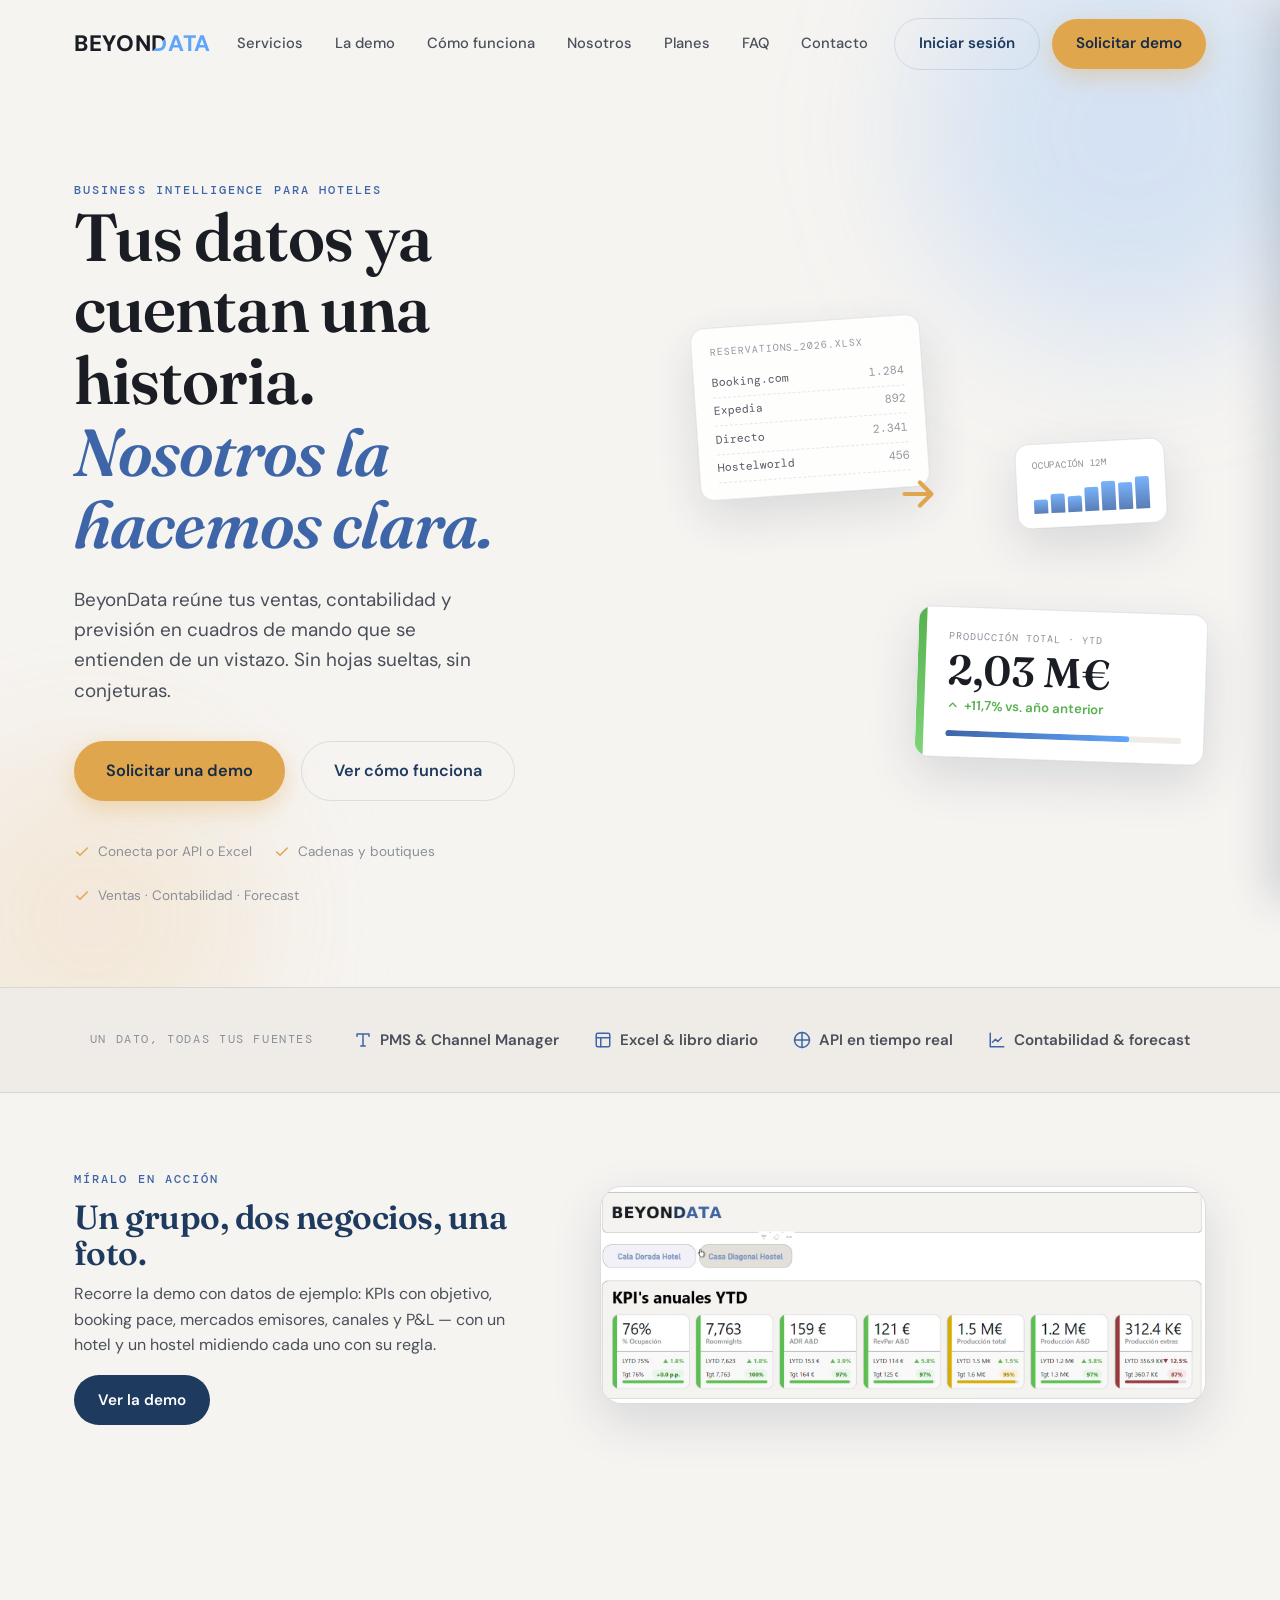
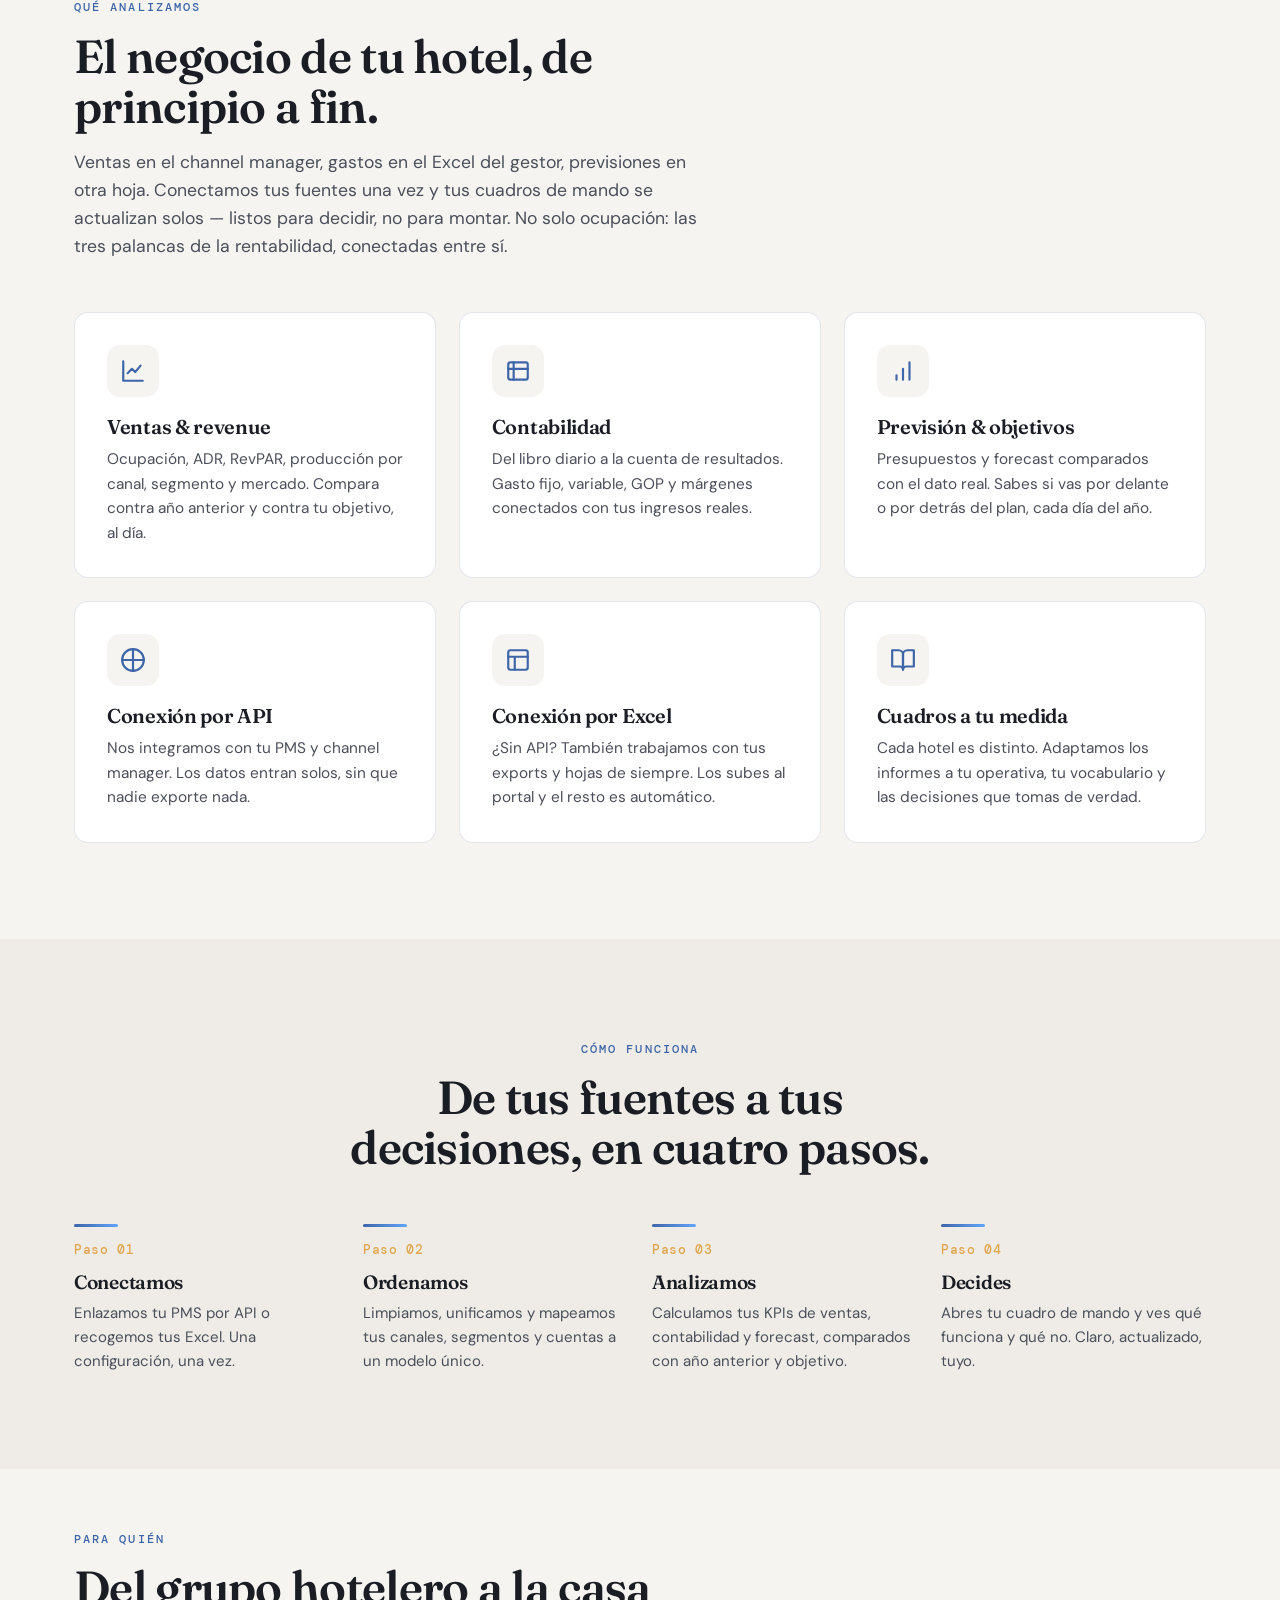
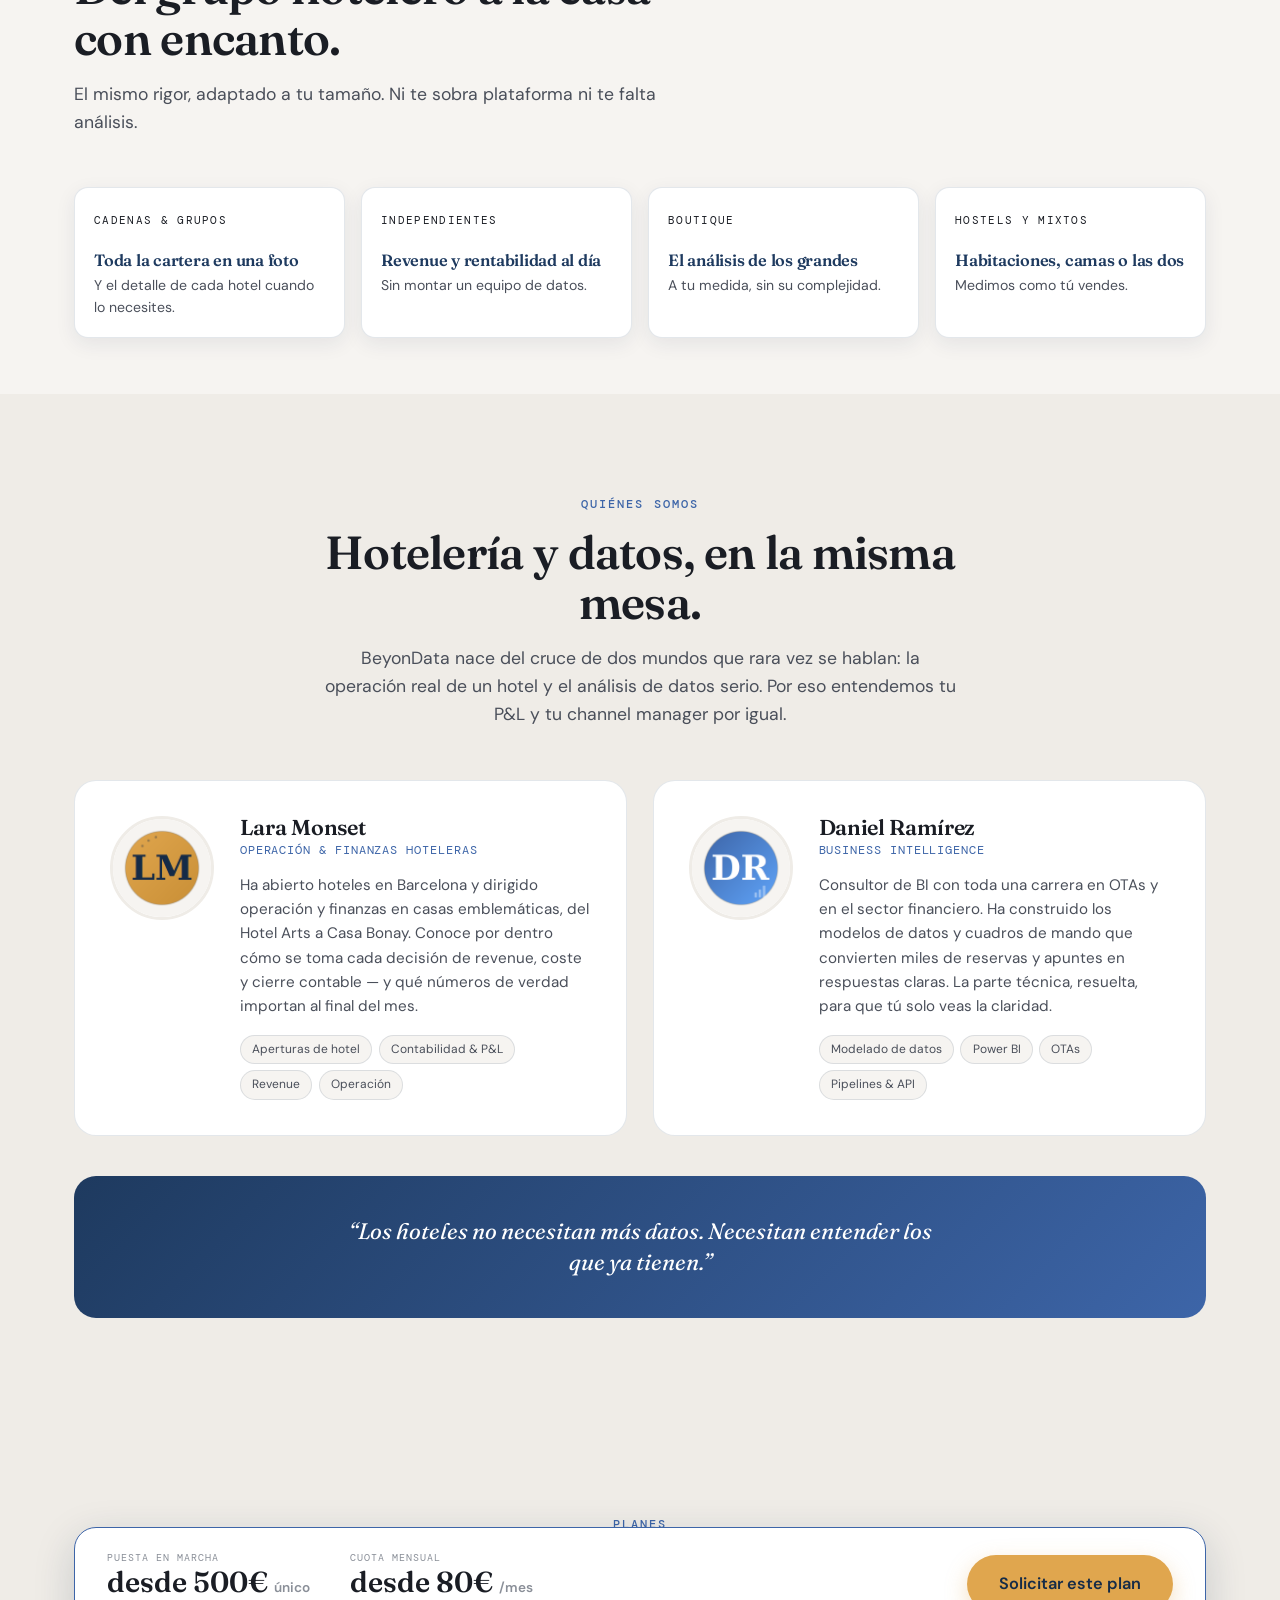
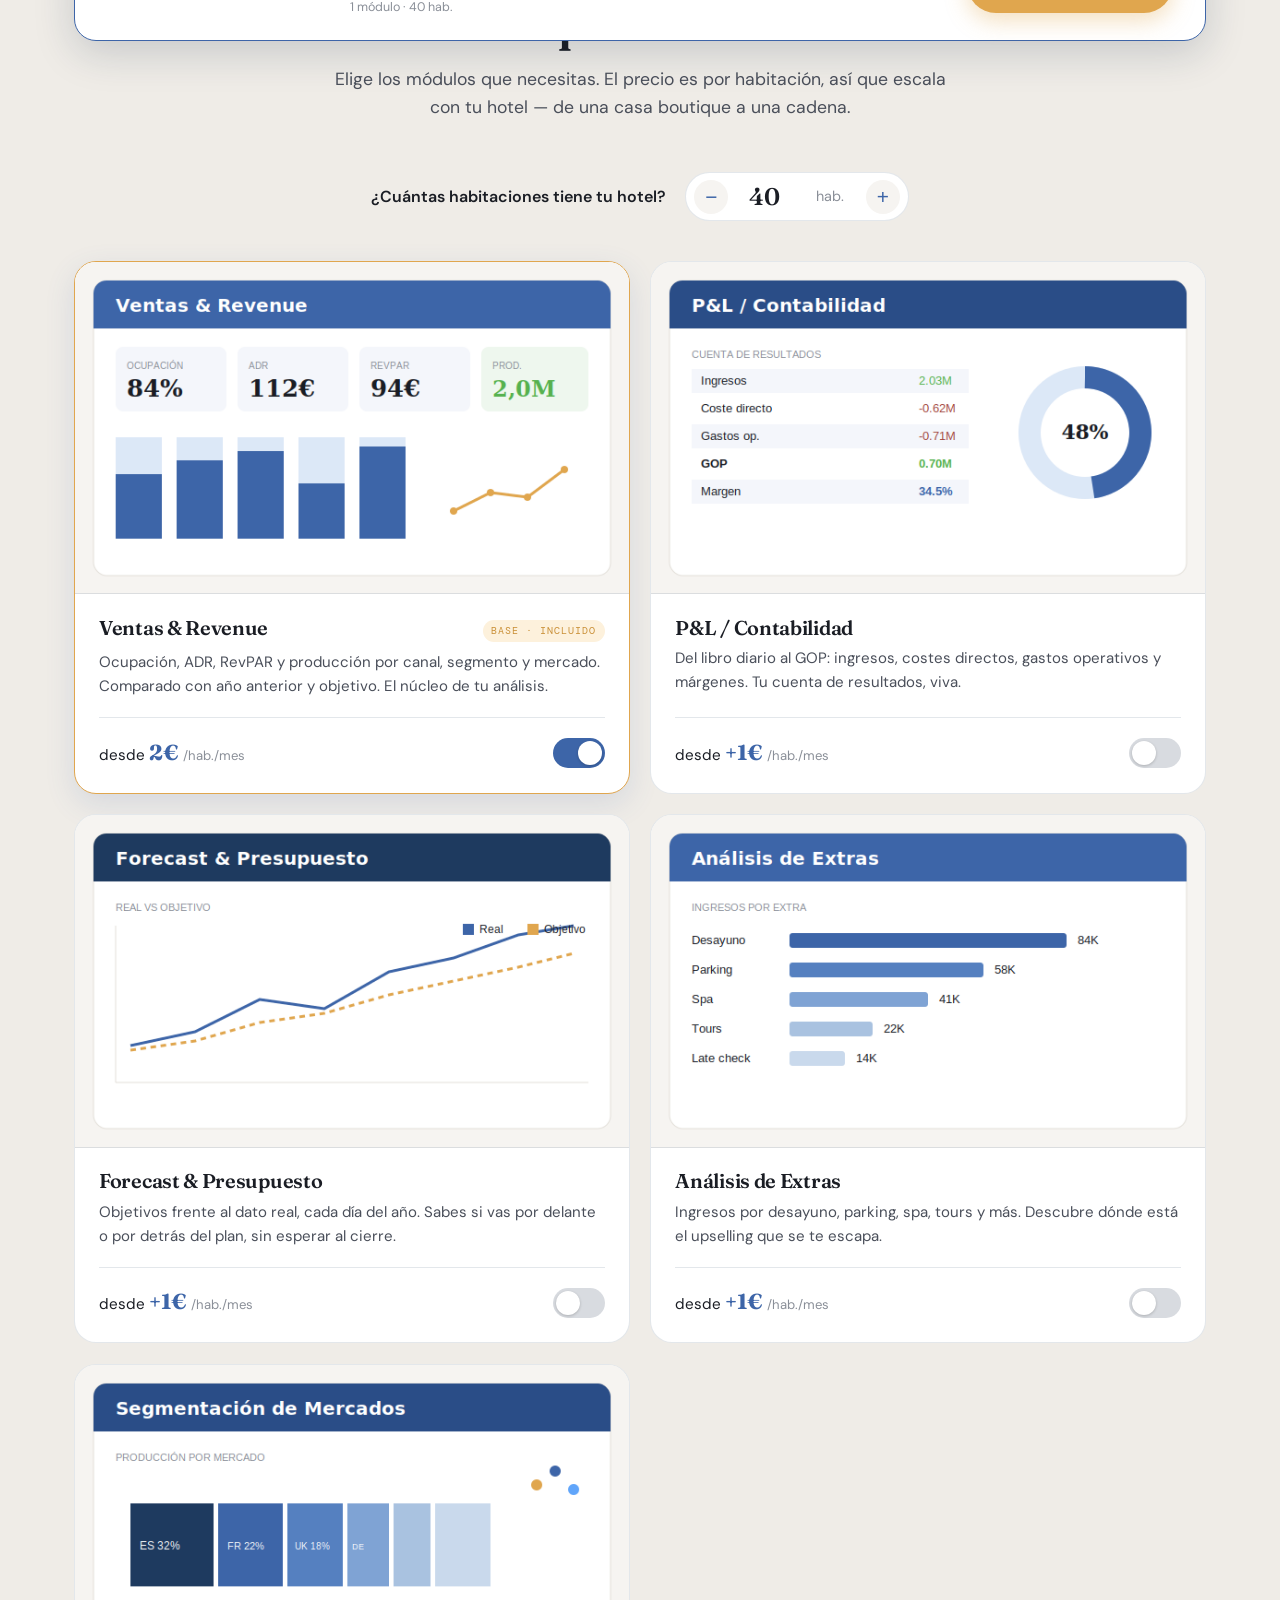
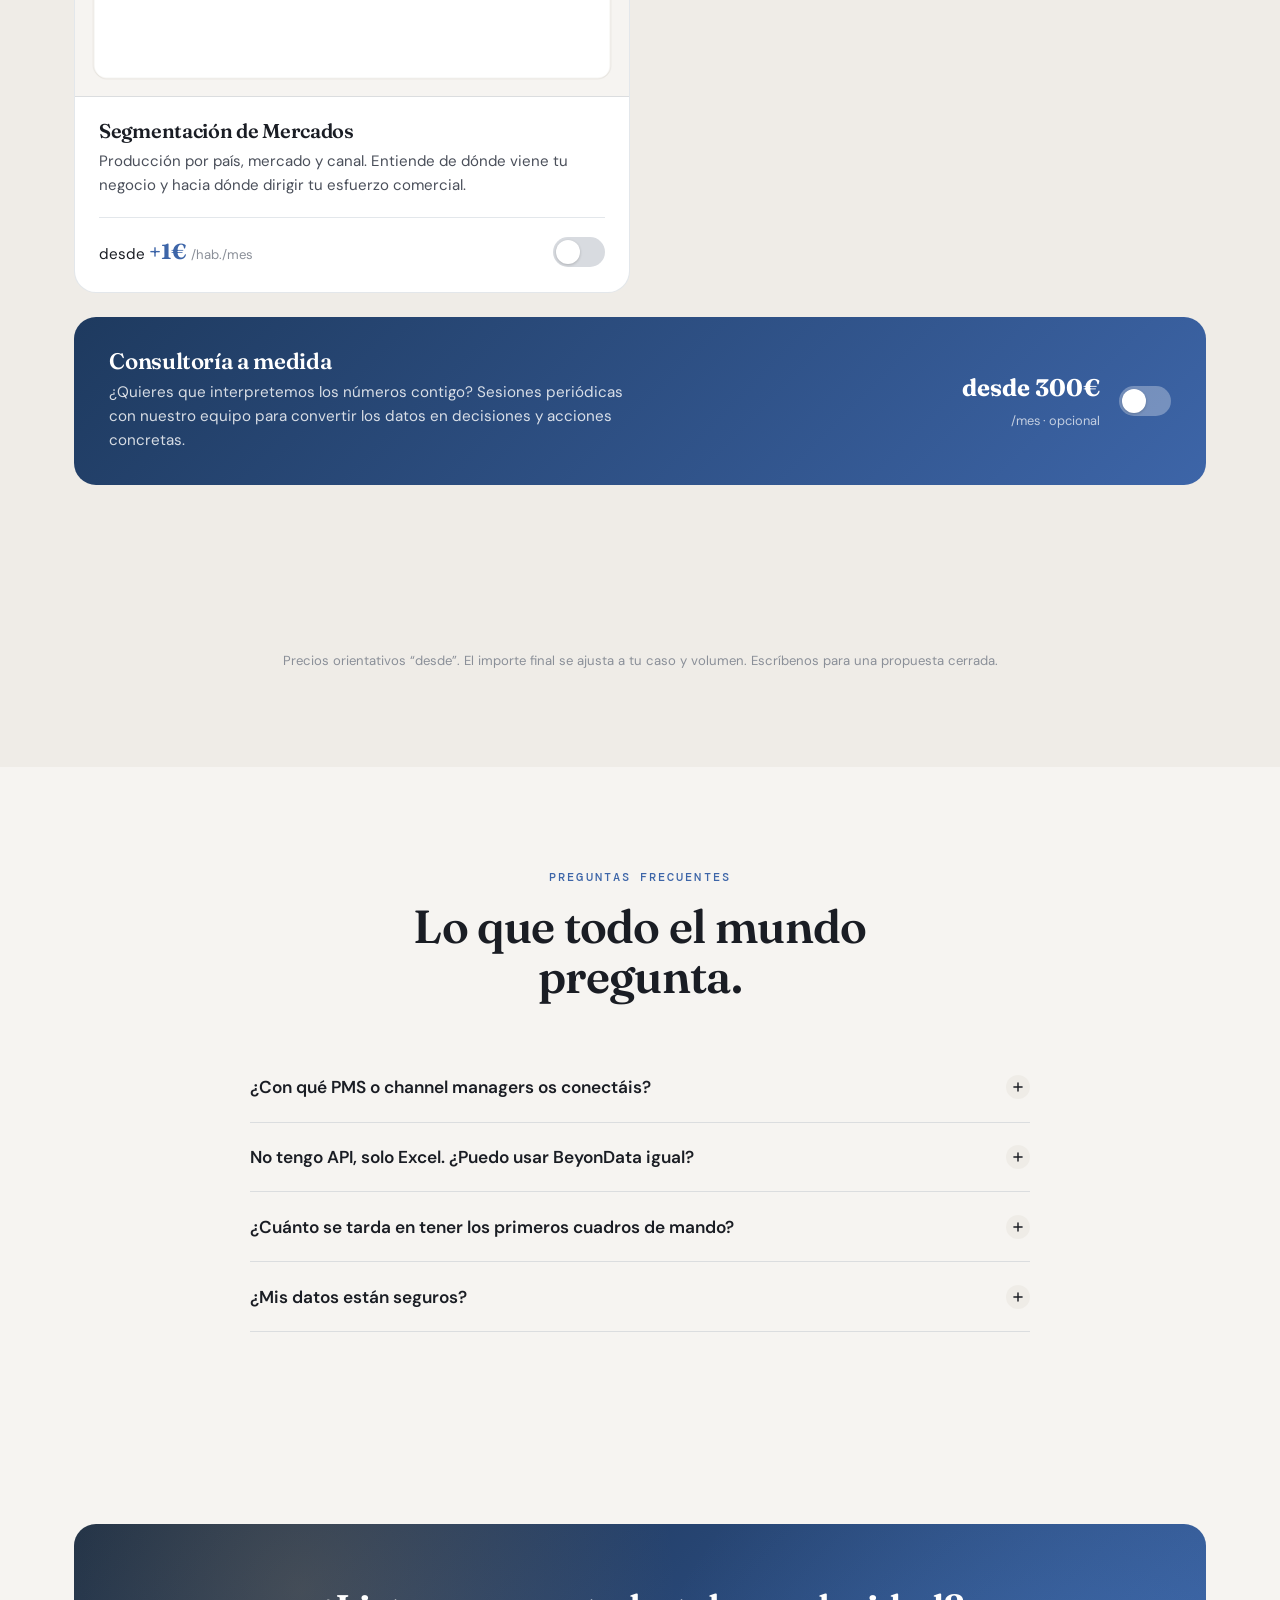
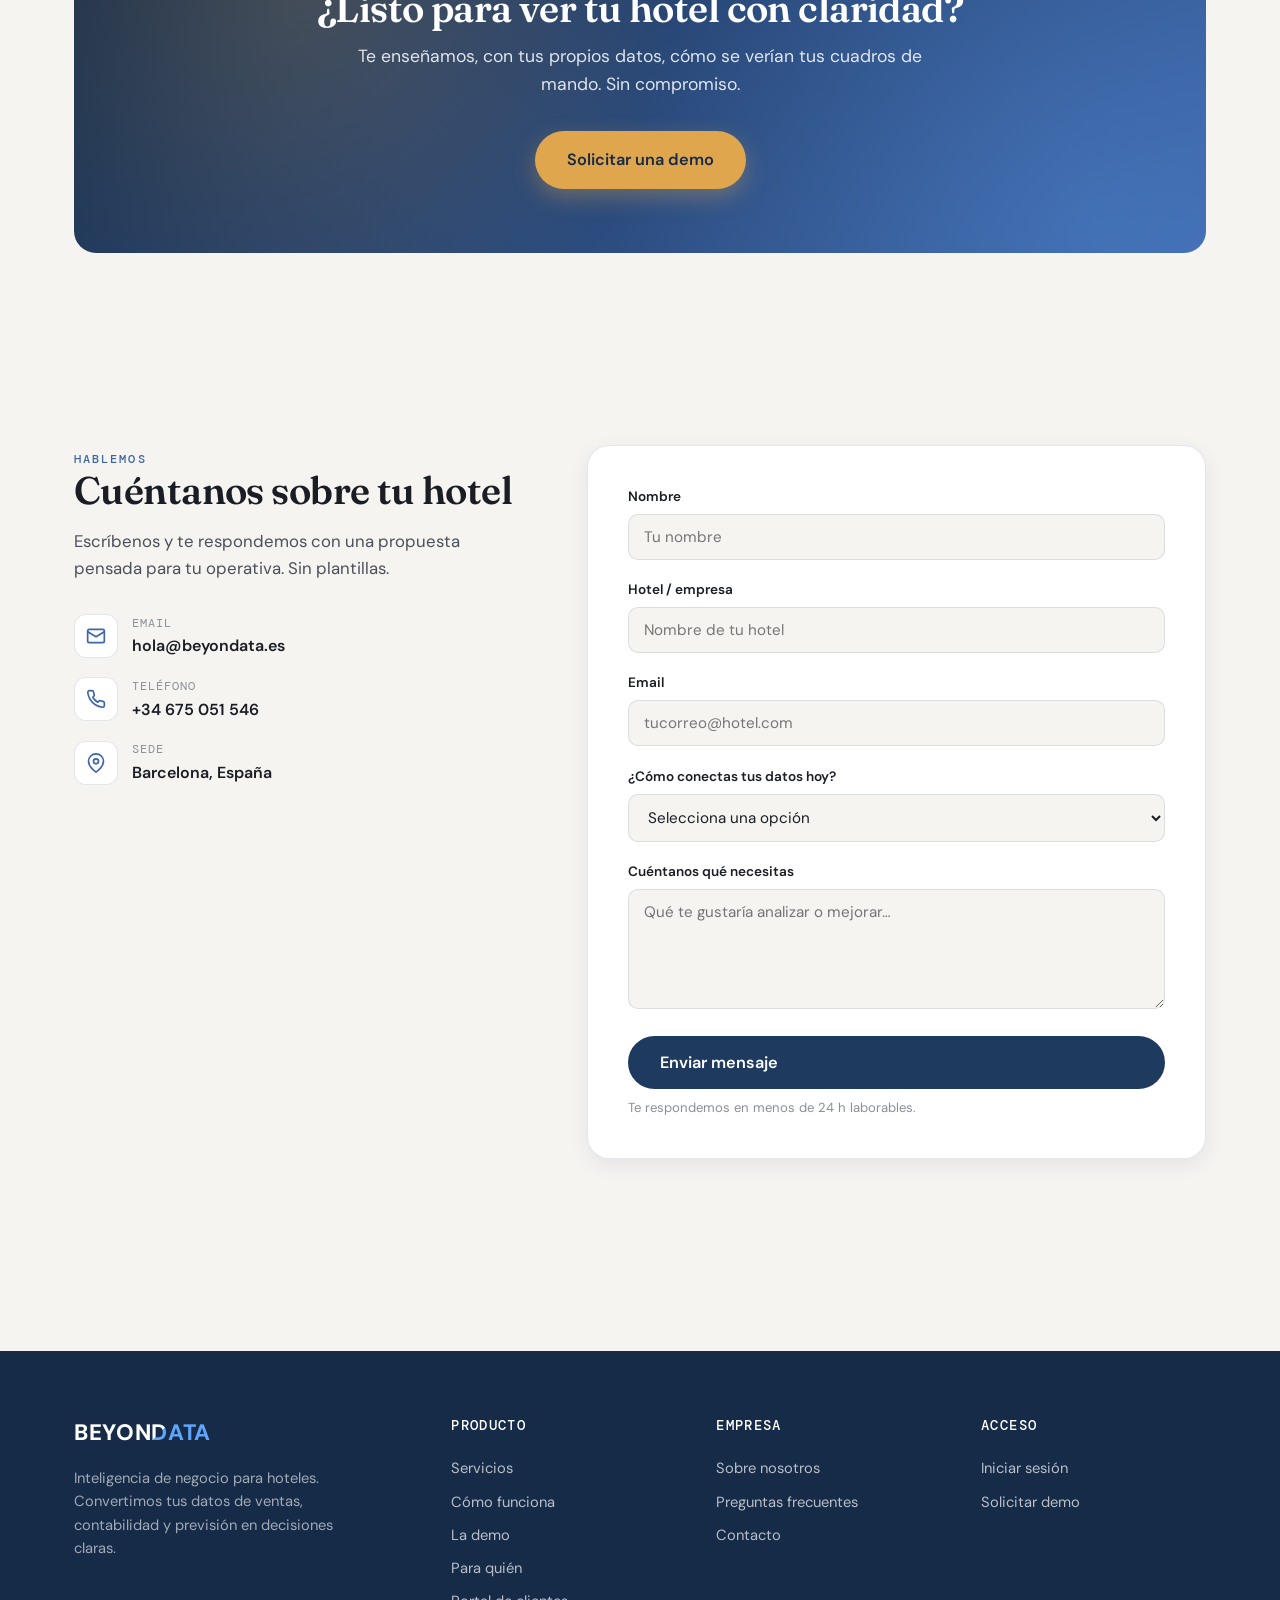
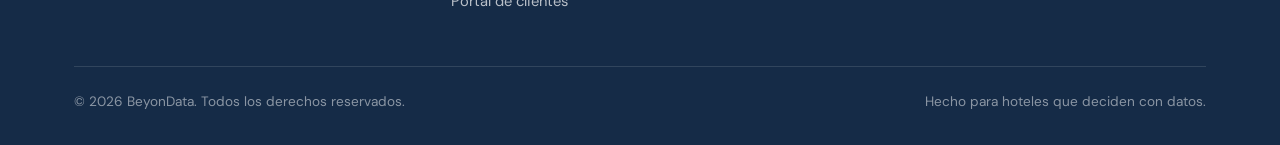
<file: index.html>
<!DOCTYPE html>
<html lang="es">
<head>
<meta charset="UTF-8">
<meta name="viewport" content="width=device-width, initial-scale=1.0">
<title>BeyonData — Inteligencia de negocio para hoteles</title>
<meta name="description" content="BeyonData convierte los datos de ventas, contabilidad y previsión de tu hotel en decisiones claras. BI para cadenas y hoteles boutique, vía API o Excel.">
<meta name="robots" content="index, follow">
<link rel="canonical" href="https://beyondata.es/">
<!-- Favicon -->
<link rel="icon" type="image/svg+xml" href="favicon.svg">
<link rel="icon" type="image/png" sizes="32x32" href="favicon-32.png">
<link rel="apple-touch-icon" sizes="180x180" href="favicon-180.png">
<meta name="theme-color" content="#1e3a5f">

<!-- Open Graph (Facebook, LinkedIn, WhatsApp) -->
<meta property="og:type" content="website">
<meta property="og:site_name" content="BeyonData">
<meta property="og:title" content="BeyonData — Inteligencia de negocio para hoteles">
<meta property="og:description" content="Tus datos ya cuentan una historia. Nosotros la hacemos clara. BI de ventas, contabilidad y forecast para hoteles.">
<meta property="og:image" content="https://beyondata.es/og-image.png">
<meta property="og:image:width" content="1200">
<meta property="og:image:height" content="630">
<meta property="og:locale" content="es_ES">

<!-- Twitter -->
<meta name="twitter:card" content="summary_large_image">
<meta name="twitter:title" content="BeyonData — Inteligencia de negocio para hoteles">
<meta name="twitter:description" content="Tus datos ya cuentan una historia. Nosotros la hacemos clara. BI para hoteles.">
<meta name="twitter:image" content="https://beyondata.es/og-image.png">
<link rel="preconnect" href="https://fonts.googleapis.com">
<link rel="preconnect" href="https://fonts.gstatic.com" crossorigin>
<link href="https://fonts.googleapis.com/css2?family=Fraunces:opsz,wght@9..144,400;9..144,500;9..144,600;9..144,700&family=DM+Sans:wght@400;500;600;700&family=DM+Mono:wght@400;500&display=swap" rel="stylesheet">
<style>
:root{
  --navy:#1e3a5f;
  --navy-deep:#152b47;
  --brand:#3D65A8;
  --sky:#60a5fa;
  --bone:#F6F4F1;
  --bone-2:#efece7;
  --ink:#1a1d24;
  --ink-soft:#4a4f5a;
  --muted:#8a8f98;
  --gold:#E0A64E;
  --gold-deep:#c98f36;
  --white:#ffffff;
  --line:rgba(30,58,95,0.12);
  --r:14px;
  --r-lg:22px;
  --shadow:0 18px 50px rgba(21,43,71,0.14);
  --shadow-sm:0 6px 20px rgba(21,43,71,0.08);
}
*{margin:0;padding:0;box-sizing:border-box}
html{scroll-behavior:smooth}
body{
  font-family:'DM Sans',system-ui,sans-serif;
  color:var(--ink);
  background:var(--bone);
  line-height:1.6;
  -webkit-font-smoothing:antialiased;
  overflow-x:hidden;
}
h1,h2,h3{font-family:'Fraunces',Georgia,serif;font-weight:600;line-height:1.08;letter-spacing:-0.015em}
a{color:inherit;text-decoration:none}
.wrap{max-width:1180px;margin:0 auto;padding:0 1.5rem}
.eyebrow{font-family:'DM Mono',monospace;font-size:0.72rem;text-transform:uppercase;letter-spacing:0.18em;color:var(--brand);font-weight:500}

/* Buttons */
.btn{display:inline-flex;align-items:center;gap:0.5rem;font-family:'DM Sans',sans-serif;font-weight:600;font-size:0.95rem;padding:0.8rem 1.5rem;border-radius:100px;cursor:pointer;border:none;transition:transform .18s ease,box-shadow .18s ease,background .18s ease;white-space:nowrap}
.btn-gold{background:var(--gold);color:var(--navy-deep);box-shadow:0 8px 22px rgba(224,166,78,0.35)}
.btn-gold:hover{transform:translateY(-2px);box-shadow:0 12px 28px rgba(224,166,78,0.45);background:var(--gold-deep)}
.btn-ghost{background:transparent;color:var(--navy);border:1.5px solid var(--line)}
.btn-ghost:hover{border-color:var(--brand);color:var(--brand);transform:translateY(-2px)}
.btn-navy{background:var(--navy);color:#fff}
.btn-navy:hover{transform:translateY(-2px);box-shadow:var(--shadow-sm);background:var(--navy-deep)}
.btn-lg{padding:1rem 2rem;font-size:1.02rem}

/* ── Navbar ── */
.nav{position:fixed;top:0;left:0;right:0;z-index:100;transition:all .3s ease;padding:1.1rem 0}
.nav.scrolled{background:rgba(246,244,241,0.85);backdrop-filter:blur(14px);box-shadow:0 1px 0 var(--line);padding:0.7rem 0}
.nav-inner{display:flex;align-items:center;justify-content:space-between}
.brand{font-family:'DM Sans',sans-serif;font-size:1.4rem;font-weight:800;letter-spacing:0.03em;display:flex;align-items:baseline}
.brand .b1{color:var(--ink)}
.brand .b2{background:linear-gradient(135deg,var(--ink) 50%,var(--sky) 50%);-webkit-background-clip:text;background-clip:text;-webkit-text-fill-color:transparent}
.brand .b3{color:var(--sky)}
.nav-links{display:flex;align-items:center;gap:2rem}
.nav-links a.navlink{font-size:0.92rem;font-weight:500;color:var(--ink-soft);transition:color .15s}
.nav-links a.navlink:hover{color:var(--brand)}
.nav-cta{display:flex;align-items:center;gap:0.75rem}
.menu-toggle{display:none;background:none;border:none;cursor:pointer;color:var(--ink)}

/* ── Hero ── */
.hero{position:relative;padding:11rem 0 5rem;overflow:hidden}
.hero-grid{display:grid;grid-template-columns:1.05fr 0.95fr;gap:3.5rem;align-items:center}
.hero h1{font-size:clamp(2.6rem,5.2vw,4.3rem);color:var(--ink)}
.hero h1 .accent{font-style:italic;color:var(--brand)}
.hero-sub{font-size:1.18rem;color:var(--ink-soft);margin:1.5rem 0 2.2rem;max-width:33ch}
.hero-actions{display:flex;gap:1rem;flex-wrap:wrap}
.hero-trust{margin-top:2.5rem;display:flex;align-items:center;gap:1.4rem;flex-wrap:wrap}
.hero-trust span{font-size:0.85rem;color:var(--muted);display:flex;align-items:center;gap:0.5rem}
.hero-trust svg{color:var(--gold)}

/* Hero visual: raw data -> KPI card */
.hero-visual{position:relative;height:440px}
.hv-card{position:absolute;background:var(--white);border-radius:var(--r);box-shadow:var(--shadow);border:1px solid var(--line)}
.hv-raw{top:0;left:0;width:230px;padding:1rem 1.1rem;transform:rotate(-4deg);opacity:0.92}
.hv-raw .hv-raw-title{font-family:'DM Mono',monospace;font-size:0.62rem;text-transform:uppercase;letter-spacing:0.1em;color:var(--muted);margin-bottom:0.6rem}
.hv-raw-row{display:flex;justify-content:space-between;font-family:'DM Mono',monospace;font-size:0.72rem;color:var(--ink-soft);padding:0.28rem 0;border-bottom:1px dashed var(--line)}
.hv-raw-row span:last-child{color:var(--muted)}
.hv-arrow{position:absolute;top:150px;left:200px;z-index:3;color:var(--gold);animation:floatArrow 2.6s ease-in-out infinite}
@keyframes floatArrow{0%,100%{transform:translateX(0)}50%{transform:translateX(8px)}}
.hv-kpi{bottom:0;right:0;width:290px;padding:0;overflow:hidden;display:flex;transform:rotate(2deg)}
.hv-kpi-bar{width:8px;background:linear-gradient(180deg,#56B14E,#7ed477)}
.hv-kpi-body{padding:1.3rem 1.4rem;flex:1}
.hv-kpi-label{font-family:'DM Mono',monospace;font-size:0.62rem;text-transform:uppercase;letter-spacing:0.1em;color:var(--muted)}
.hv-kpi-value{font-family:'Fraunces',serif;font-size:2.6rem;font-weight:600;color:var(--ink);line-height:1.1;margin:0.2rem 0 0.1rem}
.hv-kpi-sub{font-size:0.82rem;color:#56B14E;font-weight:600;display:flex;align-items:center;gap:0.3rem}
.hv-kpi-bar2{margin-top:0.9rem;height:6px;background:var(--bone-2);border-radius:4px;overflow:hidden}
.hv-kpi-bar2 i{display:block;height:100%;width:78%;background:linear-gradient(90deg,var(--brand),var(--sky));border-radius:4px}
.hv-mini{top:120px;right:40px;width:150px;padding:0.9rem 1rem;transform:rotate(-3deg)}
.hv-mini-label{font-family:'DM Mono',monospace;font-size:0.58rem;text-transform:uppercase;letter-spacing:0.08em;color:var(--muted);margin-bottom:0.35rem}
.hv-spark{display:flex;align-items:flex-end;gap:3px;height:34px}
.hv-spark i{flex:1;background:linear-gradient(180deg,var(--sky),var(--brand));border-radius:2px 2px 0 0;opacity:0.85}
.hero-blob{position:absolute;border-radius:50%;filter:blur(70px);z-index:-1}
.hero-blob.b1{width:420px;height:420px;background:rgba(96,165,250,0.22);top:-80px;right:-60px}
.hero-blob.b2{width:340px;height:340px;background:rgba(224,166,78,0.14);bottom:-100px;left:-80px}

/* ── Logos / trust strip ── */
.strip{padding:2.5rem 0;border-top:1px solid var(--line);border-bottom:1px solid var(--line);background:var(--bone-2)}
.strip-inner{display:flex;align-items:center;justify-content:center;gap:2.5rem;flex-wrap:wrap}
.strip-label{font-family:'DM Mono',monospace;font-size:0.72rem;text-transform:uppercase;letter-spacing:0.14em;color:var(--muted)}
.strip-items{display:flex;gap:2.2rem;flex-wrap:wrap;align-items:center}
.strip-item{display:flex;align-items:center;gap:0.5rem;font-weight:600;color:var(--ink-soft);font-size:0.95rem}
.strip-item svg{color:var(--brand)}

/* ── Section shell ── */
.aud-strip{display:grid;grid-template-columns:repeat(4,1fr);gap:1rem}
.aud-pill{background:var(--white);border:1px solid var(--line);border-radius:var(--r);padding:1.1rem 1.2rem;box-shadow:var(--shadow-sm)}
.aud-pill h3{font-size:1.02rem;color:var(--navy);margin-top:0.45rem}
.aud-pill p{font-size:0.88rem;color:var(--ink-soft);margin-top:0.25rem}
@media (max-width:860px){ .aud-strip{grid-template-columns:1fr 1fr} }
@media (max-width:520px){ .aud-strip{grid-template-columns:1fr} }
.team-mini{margin-top:2rem;padding-top:1.6rem;border-top:1px solid var(--line);display:grid;gap:0.9rem}
.tm{display:flex;gap:0.85rem;align-items:flex-start}
.tm img{width:52px;height:52px;border-radius:50%;object-fit:cover;flex:0 0 52px;border:2px solid var(--white);box-shadow:var(--shadow-sm)}
.tm h4{font-family:'DM Sans',sans-serif;font-size:0.98rem;font-weight:600;color:var(--navy)}
.tm-role{font-family:'DM Mono',monospace;font-size:0.68rem;letter-spacing:0.08em;text-transform:uppercase;color:var(--brand);margin:0.1rem 0 0.25rem}
.tm p{font-size:0.86rem;color:var(--ink-soft);line-height:1.5}
.tm-quote{font-family:'Fraunces',serif;font-style:italic;color:var(--muted);font-size:0.95rem;margin-top:0.2rem}
.section{padding:6rem 0}
.demo-teaser{display:grid;grid-template-columns:1fr 1.25fr;gap:2.6rem;align-items:center}
.demo-teaser h2{font-size:clamp(1.5rem,3vw,2.1rem);color:var(--navy);margin-top:0.5rem}
.demo-teaser p{margin-top:0.6rem;color:var(--ink-soft);max-width:460px}
.dt-shot{display:block;transition:transform .2s ease}
.dt-shot:hover{transform:translateY(-5px)}
.dt-shot img{display:block;width:100%;height:auto;border-radius:var(--r-lg);border:1px solid var(--line);box-shadow:var(--shadow)}
@media (max-width:860px){ .demo-teaser{grid-template-columns:1fr} }
.section-head{max-width:640px;margin-bottom:3.2rem}
.section-head.center{margin-left:auto;margin-right:auto;text-align:center}
.section-head h2{font-size:clamp(2rem,3.8vw,2.9rem);margin-top:0.8rem;color:var(--ink)}
.section-head p{font-size:1.1rem;color:var(--ink-soft);margin-top:1rem}

/* ── Problem/solution ── */
.pain{background:var(--navy);color:#fff;border-radius:var(--r-lg);padding:3.5rem;position:relative;overflow:hidden}
.pain::before{content:"";position:absolute;inset:0;background:radial-gradient(circle at 80% 10%,rgba(96,165,250,0.25),transparent 45%);pointer-events:none}
.pain-grid{position:relative;display:grid;grid-template-columns:1fr 1fr;gap:3rem;align-items:center}
.pain h2{color:#fff;font-size:2.3rem}
.pain-list{list-style:none;margin-top:1.5rem}
.pain-list li{display:flex;gap:0.85rem;padding:0.6rem 0;color:rgba(255,255,255,0.85);font-size:1.02rem}
.pain-list svg{flex-shrink:0;color:var(--gold);margin-top:0.2rem}
.pain-after{background:rgba(255,255,255,0.06);border:1px solid rgba(255,255,255,0.14);border-radius:var(--r);padding:2rem}
.pain-after .eyebrow{color:var(--gold)}
.pain-after h3{color:#fff;font-size:1.5rem;margin:0.6rem 0 1rem}
.pain-after p{color:rgba(255,255,255,0.8)}

/* ── Features ── */
.features{display:grid;grid-template-columns:repeat(3,1fr);gap:1.4rem}
.feature{background:var(--white);border:1px solid var(--line);border-radius:var(--r);padding:2rem;transition:transform .2s ease,box-shadow .2s ease}
.feature:hover{transform:translateY(-5px);box-shadow:var(--shadow-sm)}
.feature-ico{width:52px;height:52px;border-radius:13px;display:flex;align-items:center;justify-content:center;background:var(--bone);color:var(--brand);margin-bottom:1.2rem}
.feature-ico svg{width:26px;height:26px}
.feature h3{font-size:1.25rem;margin-bottom:0.6rem}
.feature p{color:var(--ink-soft);font-size:0.96rem}

/* ── How it works ── */
.steps{display:grid;grid-template-columns:repeat(4,1fr);gap:1.5rem;counter-reset:step}
.step{position:relative;padding-top:1rem}
.step-num{font-family:'DM Mono',monospace;font-size:0.8rem;color:var(--gold);font-weight:500;letter-spacing:0.05em}
.step h3{font-size:1.2rem;margin:0.7rem 0 0.5rem}
.step p{color:var(--ink-soft);font-size:0.94rem}
.step::before{content:"";position:absolute;top:0;left:0;width:44px;height:3px;background:linear-gradient(90deg,var(--brand),var(--sky));border-radius:3px}

/* ── Audience ── */
.audience{display:grid;grid-template-columns:1fr 1fr;gap:1.4rem}
.aud-card{border-radius:var(--r);padding:2.5rem;position:relative;overflow:hidden}
.aud-card.big{background:linear-gradient(135deg,var(--brand),var(--navy));color:#fff}
.aud-card.small{background:var(--white);border:1px solid var(--line)}
.aud-card h3{font-size:1.6rem;margin-bottom:0.7rem}
.aud-card.small h3{color:var(--ink)}
.aud-card p{font-size:1rem;opacity:0.92}
.aud-card.small p{color:var(--ink-soft)}
.aud-tag{font-family:'DM Mono',monospace;font-size:0.68rem;text-transform:uppercase;letter-spacing:0.12em;margin-bottom:1rem;display:inline-block}
.aud-card.big .aud-tag{color:var(--gold)}
.aud-card.small .aud-tag{color:var(--brand)}

/* ── CTA band ── */
.cta-band{background:linear-gradient(135deg,var(--navy-deep),var(--brand));border-radius:var(--r-lg);padding:4rem 3rem;text-align:center;position:relative;overflow:hidden}
.cta-band::before{content:"";position:absolute;inset:0;background:radial-gradient(circle at 20% 20%,rgba(224,166,78,0.2),transparent 40%),radial-gradient(circle at 90% 90%,rgba(96,165,250,0.25),transparent 45%)}
.cta-band-inner{position:relative}
.cta-band h2{color:#fff;font-size:2.4rem;margin-bottom:0.8rem}
.cta-band p{color:rgba(255,255,255,0.85);font-size:1.1rem;margin-bottom:2rem;max-width:52ch;margin-left:auto;margin-right:auto}

/* ── Contact ── */
.contact-grid{display:grid;grid-template-columns:0.85fr 1.15fr;gap:3.5rem;align-items:start}
.contact-info h2{font-size:2.4rem;margin-bottom:1rem}
.contact-info p{color:var(--ink-soft);font-size:1.05rem;margin-bottom:2rem}
.contact-item{display:flex;align-items:center;gap:0.9rem;margin-bottom:1.1rem}
.contact-item-ico{width:44px;height:44px;border-radius:12px;background:var(--white);border:1px solid var(--line);display:flex;align-items:center;justify-content:center;color:var(--brand);flex-shrink:0}
.contact-item .ci-label{font-size:0.78rem;color:var(--muted);font-family:'DM Mono',monospace;text-transform:uppercase;letter-spacing:0.08em}
.contact-item .ci-value{font-weight:600;color:var(--ink)}
.contact-form{background:var(--white);border:1px solid var(--line);border-radius:var(--r-lg);padding:2.5rem;box-shadow:var(--shadow-sm)}
.field{margin-bottom:1.2rem}
.field label{display:block;font-size:0.85rem;font-weight:600;color:var(--ink);margin-bottom:0.4rem}
.field input,.field textarea,.field select{width:100%;border:1.5px solid var(--line);border-radius:10px;padding:0.75rem 0.9rem;font-family:inherit;font-size:0.95rem;color:var(--ink);background:var(--bone);outline:none;transition:border .15s,box-shadow .15s}
.field input:focus,.field textarea:focus,.field select:focus{border-color:var(--brand);box-shadow:0 0 0 3px var(--brand-light,rgba(61,101,168,0.12));background:#fff}
.field textarea{resize:vertical;min-height:120px}
.form-note{font-size:0.82rem;color:var(--muted);margin-top:0.5rem}

/* ── Footer ── */
.footer{background:var(--navy-deep);color:rgba(255,255,255,0.75);padding:4rem 0 2rem;margin-top:6rem}
.footer-grid{display:grid;grid-template-columns:1.5fr 1fr 1fr 1fr;gap:2.5rem;margin-bottom:3rem}
.footer .brand{color:#fff;margin-bottom:1rem}
.footer .brand .b1{color:#fff}.footer .brand .b3{color:var(--sky)}
.footer .brand .b2{background:linear-gradient(135deg,#fff 50%,var(--sky) 50%);-webkit-background-clip:text;background-clip:text;-webkit-text-fill-color:transparent}
.footer-about{font-size:0.92rem;max-width:30ch;color:rgba(255,255,255,0.6)}
.footer-col h4{color:#fff;font-size:0.85rem;font-family:'DM Mono',monospace;text-transform:uppercase;letter-spacing:0.1em;margin-bottom:1rem;font-weight:500}
.footer-col a{display:block;font-size:0.92rem;padding:0.3rem 0;color:rgba(255,255,255,0.7);transition:color .15s}
.footer-col a:hover{color:var(--sky)}
.footer-bottom{border-top:1px solid rgba(255,255,255,0.12);padding-top:1.5rem;display:flex;justify-content:space-between;align-items:center;flex-wrap:wrap;gap:1rem;font-size:0.85rem;color:rgba(255,255,255,0.5)}

/* Reveal on scroll */
.reveal{opacity:0;transform:translateY(24px);transition:opacity .7s ease,transform .7s ease}
.reveal.in{opacity:1;transform:none}

/* ── Team / Sobre nosotros ── */
.team{display:grid;grid-template-columns:1fr 1fr;gap:1.6rem}
.member{background:var(--white);border:1px solid var(--line);border-radius:var(--r-lg);padding:2.2rem;display:flex;gap:1.6rem;align-items:flex-start;transition:transform .2s ease,box-shadow .2s ease}
.member:hover{transform:translateY(-4px);box-shadow:var(--shadow-sm)}
.member-photo{width:104px;height:104px;border-radius:50%;flex-shrink:0;object-fit:cover;border:3px solid var(--bone-2)}
.member-body h3{font-size:1.35rem;margin-bottom:0.15rem}
.member-role{font-family:'DM Mono',monospace;font-size:0.72rem;text-transform:uppercase;letter-spacing:0.08em;color:var(--brand);margin-bottom:0.8rem}
.member-body p{font-size:0.95rem;color:var(--ink-soft);margin-bottom:1rem}
.member-tags{display:flex;flex-wrap:wrap;gap:0.4rem}
.member-tag{font-size:0.75rem;background:var(--bone);color:var(--ink-soft);padding:0.25rem 0.7rem;border-radius:100px;border:1px solid var(--line)}
.founders-note{margin-top:2.5rem;background:linear-gradient(135deg,var(--navy),var(--brand));color:#fff;border-radius:var(--r-lg);padding:2.5rem 3rem;text-align:center}
.founders-note p{font-family:'Fraunces',serif;font-size:1.4rem;font-style:italic;line-height:1.4;max-width:44ch;margin:0 auto;color:#fff}

/* ── Plans configurator ── */
.plans-rooms{display:flex;align-items:center;justify-content:center;gap:1.2rem;margin-bottom:2.5rem;flex-wrap:wrap}
.plans-rooms label{font-weight:600;color:var(--ink)}
.rooms-control{display:flex;align-items:center;gap:0.75rem;background:var(--white);border:1.5px solid var(--line);border-radius:100px;padding:0.4rem 0.5rem}
.rooms-btn{width:34px;height:34px;border-radius:50%;border:none;background:var(--bone);color:var(--brand);font-size:1.3rem;cursor:pointer;display:flex;align-items:center;justify-content:center;transition:background .15s}
.rooms-btn:hover{background:var(--brand-light,#dce8f7)}
.rooms-input{width:64px;text-align:center;border:none;font-family:'Fraunces',serif;font-size:1.5rem;font-weight:600;color:var(--ink);outline:none;background:transparent}
.rooms-suffix{font-size:0.9rem;color:var(--muted);padding-right:0.6rem}

.modules-grid{display:grid;grid-template-columns:repeat(2,1fr);gap:1.3rem;margin-bottom:1.5rem}
.module{background:var(--white);border:1.5px solid var(--line);border-radius:var(--r-lg);overflow:hidden;transition:border-color .2s,box-shadow .2s,transform .2s;display:flex;flex-direction:column}
.module.active{border-color:var(--brand);box-shadow:0 10px 30px rgba(61,101,168,0.14)}
.module.base{border-color:var(--gold)}
.module-img{width:100%;aspect-ratio:600/360;object-fit:cover;border-bottom:1px solid var(--line);background:var(--bone)}
.module-body{padding:1.4rem 1.5rem;flex:1;display:flex;flex-direction:column}
.module-top{display:flex;justify-content:space-between;align-items:flex-start;gap:1rem;margin-bottom:0.5rem}
.module h3{font-size:1.25rem;margin:0}
.module-badge{font-family:'DM Mono',monospace;font-size:0.6rem;text-transform:uppercase;letter-spacing:0.1em;padding:0.2rem 0.55rem;border-radius:100px;white-space:nowrap;margin-top:0.2rem}
.module-badge.base{background:#fdf1dc;color:var(--gold-deep)}
.module-desc{color:var(--ink-soft);font-size:0.94rem;margin-bottom:1.2rem;flex:1}
.module-foot{display:flex;justify-content:space-between;align-items:center;border-top:1px solid var(--line);padding-top:1.1rem}
.module-price{font-size:0.95rem;color:var(--ink)}
.module-price b{font-family:'Fraunces',serif;font-size:1.35rem;color:var(--brand)}
.module-price .u{color:var(--muted);font-size:0.82rem}

/* Toggle switch */
.switch{position:relative;width:52px;height:30px;flex-shrink:0}
.switch input{opacity:0;width:0;height:0}
.switch .track{position:absolute;inset:0;background:#d8dbe0;border-radius:100px;transition:background .2s;cursor:pointer}
.switch .track::before{content:"";position:absolute;left:3px;top:3px;width:24px;height:24px;background:#fff;border-radius:50%;transition:transform .2s;box-shadow:0 1px 3px rgba(0,0,0,0.2)}
.switch input:checked + .track{background:var(--brand)}
.switch input:checked + .track::before{transform:translateX(22px)}
.switch.locked .track{background:var(--gold);cursor:not-allowed}
.switch.locked .track::before{transform:translateX(22px)}

/* Consultoría — distinct */
.consult{background:linear-gradient(135deg,var(--navy),var(--brand));color:#fff;border-radius:var(--r-lg);padding:2rem 2.2rem;display:flex;justify-content:space-between;align-items:center;gap:1.5rem;margin-bottom:2rem}
.consult-l h3{color:#fff;font-size:1.4rem;margin-bottom:0.4rem}
.consult-l p{color:rgba(255,255,255,0.82);font-size:0.95rem;max-width:52ch}
.consult-r{display:flex;align-items:center;gap:1.2rem;flex-shrink:0}
.consult-price{text-align:right}
.consult-price b{font-family:'Fraunces',serif;font-size:1.5rem;display:block}
.consult-price .u{font-size:0.8rem;color:rgba(255,255,255,0.7)}

/* Summary bar */
.plan-summary{position:sticky;bottom:1.2rem;background:var(--white);border:1.5px solid var(--brand);border-radius:var(--r-lg);box-shadow:0 12px 40px rgba(21,43,71,0.18);padding:1.4rem 2rem;display:flex;justify-content:space-between;align-items:center;gap:1.5rem;flex-wrap:wrap;margin-top:1rem}
.plan-summary-figures{display:flex;gap:2.5rem;flex-wrap:wrap}
.plan-fig .pf-label{font-family:'DM Mono',monospace;font-size:0.62rem;text-transform:uppercase;letter-spacing:0.1em;color:var(--muted)}
.plan-fig .pf-value{font-family:'Fraunces',serif;font-size:1.8rem;font-weight:600;color:var(--ink);line-height:1.1}
.plan-fig .pf-value small{font-size:0.85rem;color:var(--muted);font-family:'DM Sans',sans-serif}
.plan-fig .pf-sub{font-size:0.78rem;color:var(--muted)}
.plan-summary .btn{flex-shrink:0}

@media (max-width:900px){
  .modules-grid{grid-template-columns:1fr}
  .consult{flex-direction:column;text-align:center;align-items:stretch}
  .consult-r{justify-content:center}
  .plan-summary{flex-direction:column;align-items:stretch;text-align:center;position:static}
  .plan-summary-figures{justify-content:center}
  .plan-summary .btn{width:100%;justify-content:center}
}

/* ── FAQ ── */
.faq-list{max-width:780px;margin:0 auto}
.faq-item{border-bottom:1px solid var(--line)}
.faq-q{width:100%;background:none;border:none;text-align:left;padding:1.4rem 0;font-family:'DM Sans',sans-serif;font-size:1.08rem;font-weight:600;color:var(--ink);cursor:pointer;display:flex;justify-content:space-between;align-items:center;gap:1rem;transition:color .15s}
.faq-q:hover{color:var(--brand)}
.faq-icon{flex-shrink:0;width:24px;height:24px;border-radius:50%;background:var(--bone-2);display:flex;align-items:center;justify-content:center;transition:transform .25s ease,background .2s}
.faq-item.open .faq-icon{background:var(--brand);color:#fff;transform:rotate(45deg)}
.faq-a{max-height:0;overflow:hidden;transition:max-height .3s ease,padding .3s ease}
.faq-item.open .faq-a{max-height:320px;padding-bottom:1.4rem}
.faq-a p{color:var(--ink-soft);font-size:0.98rem}

@media (max-width:900px){
  .team{grid-template-columns:1fr}
  .member{flex-direction:column;text-align:center;align-items:center}
  .member-tags{justify-content:center}
  .founders-note{padding:2rem 1.5rem}
  .founders-note p{font-size:1.15rem}
}

/* ── Responsive ── */
@media (max-width:900px){
  .hero-grid{grid-template-columns:1fr;gap:2rem}
  .hero-visual{height:360px;margin-top:1rem}
  .pain-grid,.contact-grid,.audience{grid-template-columns:1fr}
  .features{grid-template-columns:1fr 1fr}
  .steps{grid-template-columns:1fr 1fr}
  .footer-grid{grid-template-columns:1fr 1fr}
  .nav-links{display:none}
  .nav-cta{display:none}
  .menu-toggle{display:block}
  .pain,.cta-band{padding:2.5rem 1.5rem}
}

/* Mobile dropdown menu */
.mobile-menu{position:fixed;top:0;right:0;bottom:0;width:min(78vw,320px);background:var(--white);box-shadow:-10px 0 40px rgba(21,43,71,0.18);z-index:200;transform:translateX(100%);transition:transform .3s cubic-bezier(.4,0,.2,1);display:flex;flex-direction:column;padding:1.5rem;gap:0.25rem}
.mobile-menu.open{transform:translateX(0)}
.mobile-menu-head{display:flex;justify-content:space-between;align-items:center;margin-bottom:1rem}
.mobile-menu-close{background:none;border:none;cursor:pointer;color:var(--ink);padding:0.25rem}
.mobile-menu a.m-link{padding:0.9rem 0.5rem;font-size:1.05rem;font-weight:500;color:var(--ink);border-bottom:1px solid var(--line)}
.mobile-menu a.m-link:hover{color:var(--brand)}
.mobile-menu .m-actions{margin-top:1.2rem;display:flex;flex-direction:column;gap:0.75rem}
.mobile-menu .btn{width:100%;justify-content:center}
.menu-backdrop{position:fixed;inset:0;background:rgba(21,43,71,0.4);z-index:199;opacity:0;pointer-events:none;transition:opacity .3s}
.menu-backdrop.open{opacity:1;pointer-events:auto}
@media (max-width:560px){
  .features,.steps,.footer-grid{grid-template-columns:1fr}
  .hero{padding:8rem 0 3rem}
  .section{padding:4rem 0}
  .hero-actions{flex-direction:column;align-items:stretch}
  .btn{justify-content:center}
  /* Hero visual: tighten floating cards so they sit comfortably */
  .hero-visual{height:320px;overflow:hidden}
  .hv-raw{width:190px;left:4px;transform:rotate(-3deg)}
  .hv-kpi{width:235px;right:4px;transform:rotate(2deg)}
  .hv-mini{width:120px;right:12px;top:105px}
  .hv-arrow{left:160px;top:130px}
  .hv-kpi-value{font-size:2.1rem}
  /* Section heads a touch tighter on phones */
  .section-head{margin-bottom:2.2rem}
}
@media (prefers-reduced-motion:reduce){
  *{animation:none!important;transition:none!important}
  .reveal{opacity:1;transform:none}
}
</style>
</head>
<body>

<!-- NAVBAR -->
<nav class="nav" id="nav">
  <div class="wrap nav-inner">
    <a href="#" class="brand"><span class="b1">BEYON</span><span class="b2">D</span><span class="b3">ATA</span></a>
    <div class="nav-links">
      <a href="#servicios" class="navlink">Servicios</a>
      <a href="demo.html" class="navlink">La demo</a>
      <a href="#como" class="navlink">Cómo funciona</a>
      <a href="#nosotros" class="navlink">Nosotros</a>
      <a href="#planes" class="navlink">Planes</a>
      <a href="#faq" class="navlink">FAQ</a>
      <a href="#contacto" class="navlink">Contacto</a>
    </div>
    <div class="nav-cta">
      <a href="login.html" class="btn btn-ghost">Iniciar sesión</a>
      <a href="#contacto" class="btn btn-gold">Solicitar demo</a>
    </div>
    <button class="menu-toggle" id="menuToggle" aria-label="Menú">
      <svg width="26" height="26" viewBox="0 0 24 24" fill="none" stroke="currentColor" stroke-width="2" stroke-linecap="round"><path d="M4 6h16M4 12h16M4 18h16"/></svg>
    </button>
  </div>
</nav>

<!-- MOBILE MENU -->
<div class="menu-backdrop" id="menuBackdrop"></div>
<div class="mobile-menu" id="mobileMenu">
  <div class="mobile-menu-head">
    <span class="brand" style="font-size:1.2rem"><span class="b1">BEYON</span><span class="b2">D</span><span class="b3">ATA</span></span>
    <button class="mobile-menu-close" id="menuClose" aria-label="Cerrar">
      <svg width="24" height="24" viewBox="0 0 24 24" fill="none" stroke="currentColor" stroke-width="2" stroke-linecap="round"><path d="M18 6L6 18M6 6l12 12"/></svg>
    </button>
  </div>
  <a href="#servicios" class="m-link">Servicios</a>
  <a href="demo.html" class="m-link">La demo</a>
  <a href="#como" class="m-link">Cómo funciona</a>
  <a href="#nosotros" class="m-link">Nosotros</a>
  <a href="#planes" class="m-link">Planes</a>
  <a href="#faq" class="m-link">FAQ</a>
  <a href="#contacto" class="m-link">Contacto</a>
  <div class="m-actions">
    <a href="login.html" class="btn btn-ghost">Iniciar sesión</a>
    <a href="#contacto" class="btn btn-gold">Solicitar demo</a>
  </div>
</div>

<!-- HERO -->
<header class="hero">
  <div class="hero-blob b1"></div>
  <div class="hero-blob b2"></div>
  <div class="wrap hero-grid">
    <div class="hero-copy">
      <span class="eyebrow">Business Intelligence para hoteles</span>
      <h1>Tus datos ya cuentan una historia.<br><span class="accent">Nosotros la hacemos clara.</span></h1>
      <p class="hero-sub">BeyonData reúne tus ventas, contabilidad y previsión en cuadros de mando que se entienden de un vistazo. Sin hojas sueltas, sin conjeturas.</p>
      <div class="hero-actions">
        <a href="#contacto" class="btn btn-gold btn-lg">Solicitar una demo</a>
        <a href="#como" class="btn btn-ghost btn-lg">Ver cómo funciona</a>
      </div>
      <div class="hero-trust">
        <span><svg width="16" height="16" viewBox="0 0 24 24" fill="none" stroke="currentColor" stroke-width="2.2" stroke-linecap="round" stroke-linejoin="round"><path d="M20 6L9 17l-5-5"/></svg> Conecta por API o Excel</span>
        <span><svg width="16" height="16" viewBox="0 0 24 24" fill="none" stroke="currentColor" stroke-width="2.2" stroke-linecap="round" stroke-linejoin="round"><path d="M20 6L9 17l-5-5"/></svg> Cadenas y boutiques</span>
        <span><svg width="16" height="16" viewBox="0 0 24 24" fill="none" stroke="currentColor" stroke-width="2.2" stroke-linecap="round" stroke-linejoin="round"><path d="M20 6L9 17l-5-5"/></svg> Ventas · Contabilidad · Forecast</span>
      </div>
    </div>
    <div class="hero-visual">
      <div class="hv-card hv-raw">
        <div class="hv-raw-title">reservations_2026.xlsx</div>
        <div class="hv-raw-row"><span>Booking.com</span><span>1.284</span></div>
        <div class="hv-raw-row"><span>Expedia</span><span>892</span></div>
        <div class="hv-raw-row"><span>Directo</span><span>2.341</span></div>
        <div class="hv-raw-row"><span>Hostelworld</span><span>456</span></div>
      </div>
      <div class="hv-card hv-mini">
        <div class="hv-mini-label">Ocupación 12m</div>
        <div class="hv-spark">
          <i style="height:40%"></i><i style="height:55%"></i><i style="height:48%"></i><i style="height:70%"></i><i style="height:85%"></i><i style="height:78%"></i><i style="height:95%"></i>
        </div>
      </div>
      <div class="hv-arrow">
        <svg width="46" height="46" viewBox="0 0 24 24" fill="none" stroke="currentColor" stroke-width="2.2" stroke-linecap="round" stroke-linejoin="round"><path d="M5 12h14M13 6l6 6-6 6"/></svg>
      </div>
      <div class="hv-card hv-kpi">
        <div class="hv-kpi-bar"></div>
        <div class="hv-kpi-body">
          <div class="hv-kpi-label">Producción total · YTD</div>
          <div class="hv-kpi-value">2,03 M€</div>
          <div class="hv-kpi-sub"><svg width="13" height="13" viewBox="0 0 24 24" fill="none" stroke="currentColor" stroke-width="2.5" stroke-linecap="round" stroke-linejoin="round"><path d="M18 15l-6-6-6 6"/></svg> +11,7% vs. año anterior</div>
          <div class="hv-kpi-bar2"><i></i></div>
        </div>
      </div>
    </div>
  </div>
</header>

<!-- TRUST STRIP -->
<section class="strip">
  <div class="wrap strip-inner">
    <span class="strip-label">Un dato, todas tus fuentes</span>
    <div class="strip-items">
      <span class="strip-item"><svg width="18" height="18" viewBox="0 0 24 24" fill="none" stroke="currentColor" stroke-width="2" stroke-linecap="round" stroke-linejoin="round"><path d="M4 7V4h16v3M9 20h6M12 4v16"/></svg> PMS &amp; Channel Manager</span>
      <span class="strip-item"><svg width="18" height="18" viewBox="0 0 24 24" fill="none" stroke="currentColor" stroke-width="2" stroke-linecap="round" stroke-linejoin="round"><rect x="3" y="3" width="18" height="18" rx="2"/><path d="M3 9h18M9 21V9"/></svg> Excel &amp; libro diario</span>
      <span class="strip-item"><svg width="18" height="18" viewBox="0 0 24 24" fill="none" stroke="currentColor" stroke-width="2" stroke-linecap="round" stroke-linejoin="round"><path d="M12 2v20M2 12h20"/><circle cx="12" cy="12" r="10"/></svg> API en tiempo real</span>
      <span class="strip-item"><svg width="18" height="18" viewBox="0 0 24 24" fill="none" stroke="currentColor" stroke-width="2" stroke-linecap="round" stroke-linejoin="round"><path d="M3 3v18h18"/><path d="M18 9l-5 5-3-3-4 4"/></svg> Contabilidad &amp; forecast</span>
    </div>
  </div>
</section>

<!-- PROBLEM / SOLUTION -->
<!-- LA DEMO (teaser) -->
<section class="section" id="lademo" style="padding-top:4.5rem;padding-bottom:4.5rem">
  <div class="wrap">
    <div class="demo-teaser reveal">
      <div class="dt-text">
        <span class="eyebrow">Míralo en acción</span>
        <h2>Un grupo, dos negocios, una foto.</h2>
        <p>Recorre la demo con datos de ejemplo: KPIs con objetivo, booking pace, mercados emisores, canales y P&amp;L — con un hotel y un hostel midiendo cada uno con su regla.</p>
        <a href="demo.html" class="btn btn-navy" style="margin-top:1.1rem">Ver la demo</a>
      </div>
      <a href="demo.html" class="dt-shot" aria-label="Abrir la demo">
        <img src="assets/demo/beyondata_hero_poster.jpg" alt="Panel de BeyonData con KPIs de hotel y hostel" loading="lazy">
      </a>
    </div>
  </div>
</section>

<!-- FEATURES / SERVICES -->
<section class="section" id="servicios"><a id="por-que"></a>
  <div class="wrap">
    <div class="section-head reveal">
      <span class="eyebrow">Qué analizamos</span>
      <h2>El negocio de tu hotel, de principio a fin.</h2>
      <p>Ventas en el channel manager, gastos en el Excel del gestor, previsiones en otra hoja. Conectamos tus fuentes una vez y tus cuadros de mando se actualizan solos — listos para decidir, no para montar. No solo ocupación: las tres palancas de la rentabilidad, conectadas entre sí.</p>
    </div>
    <div class="features reveal">
      <div class="feature">
        <div class="feature-ico"><svg viewBox="0 0 24 24" fill="none" stroke="currentColor" stroke-width="2" stroke-linecap="round" stroke-linejoin="round"><path d="M3 3v18h18"/><path d="M7 14l4-4 3 3 5-6"/></svg></div>
        <h3>Ventas &amp; revenue</h3>
        <p>Ocupación, ADR, RevPAR, producción por canal, segmento y mercado. Compara contra año anterior y contra tu objetivo, al día.</p>
      </div>
      <div class="feature">
        <div class="feature-ico"><svg viewBox="0 0 24 24" fill="none" stroke="currentColor" stroke-width="2" stroke-linecap="round" stroke-linejoin="round"><rect x="3" y="4" width="18" height="16" rx="2"/><path d="M3 10h18M8 4v16"/></svg></div>
        <h3>Contabilidad</h3>
        <p>Del libro diario a la cuenta de resultados. Gasto fijo, variable, GOP y márgenes conectados con tus ingresos reales.</p>
      </div>
      <div class="feature">
        <div class="feature-ico"><svg viewBox="0 0 24 24" fill="none" stroke="currentColor" stroke-width="2" stroke-linecap="round" stroke-linejoin="round"><path d="M12 20V10M18 20V4M6 20v-4"/></svg></div>
        <h3>Previsión &amp; objetivos</h3>
        <p>Presupuestos y forecast comparados con el dato real. Sabes si vas por delante o por detrás del plan, cada día del año.</p>
      </div>
      <div class="feature">
        <div class="feature-ico"><svg viewBox="0 0 24 24" fill="none" stroke="currentColor" stroke-width="2" stroke-linecap="round" stroke-linejoin="round"><path d="M12 2v20M2 12h20"/><circle cx="12" cy="12" r="10"/></svg></div>
        <h3>Conexión por API</h3>
        <p>Nos integramos con tu PMS y channel manager. Los datos entran solos, sin que nadie exporte nada.</p>
      </div>
      <div class="feature">
        <div class="feature-ico"><svg viewBox="0 0 24 24" fill="none" stroke="currentColor" stroke-width="2" stroke-linecap="round" stroke-linejoin="round"><rect x="3" y="3" width="18" height="18" rx="2"/><path d="M3 9h18M9 21V9"/></svg></div>
        <h3>Conexión por Excel</h3>
        <p>¿Sin API? También trabajamos con tus exports y hojas de siempre. Los subes al portal y el resto es automático.</p>
      </div>
      <div class="feature">
        <div class="feature-ico"><svg viewBox="0 0 24 24" fill="none" stroke="currentColor" stroke-width="2" stroke-linecap="round" stroke-linejoin="round"><path d="M2 3h6a4 4 0 0 1 4 4v14a3 3 0 0 0-3-3H2z"/><path d="M22 3h-6a4 4 0 0 0-4 4v14a3 3 0 0 1 3-3h7z"/></svg></div>
        <h3>Cuadros a tu medida</h3>
        <p>Cada hotel es distinto. Adaptamos los informes a tu operativa, tu vocabulario y las decisiones que tomas de verdad.</p>
      </div>
    </div>
  </div>
</section>

<!-- HOW IT WORKS -->
<section class="section" id="como" style="background:var(--bone-2)">
  <div class="wrap">
    <div class="section-head center reveal">
      <span class="eyebrow">Cómo funciona</span>
      <h2>De tus fuentes a tus decisiones, en cuatro pasos.</h2>
    </div>
    <div class="steps reveal">
      <div class="step">
        <div class="step-num">Paso 01</div>
        <h3>Conectamos</h3>
        <p>Enlazamos tu PMS por API o recogemos tus Excel. Una configuración, una vez.</p>
      </div>
      <div class="step">
        <div class="step-num">Paso 02</div>
        <h3>Ordenamos</h3>
        <p>Limpiamos, unificamos y mapeamos tus canales, segmentos y cuentas a un modelo único.</p>
      </div>
      <div class="step">
        <div class="step-num">Paso 03</div>
        <h3>Analizamos</h3>
        <p>Calculamos tus KPIs de ventas, contabilidad y forecast, comparados con año anterior y objetivo.</p>
      </div>
      <div class="step">
        <div class="step-num">Paso 04</div>
        <h3>Decides</h3>
        <p>Abres tu cuadro de mando y ves qué funciona y qué no. Claro, actualizado, tuyo.</p>
      </div>
    </div>
  </div>
</section>

<!-- AUDIENCE -->
<section class="section" id="clientes" style="padding-top:3.5rem;padding-bottom:3.5rem">
  <div class="wrap">
    <div class="section-head reveal">
      <span class="eyebrow">Para quién</span>
      <h2>Del grupo hotelero a la casa con encanto.</h2>
      <p>El mismo rigor, adaptado a tu tamaño. Ni te sobra plataforma ni te falta análisis.</p>
    </div>
    <div class="aud-strip reveal">
      <div class="aud-pill"><span class="aud-tag">Cadenas &amp; grupos</span><h3>Toda la cartera en una foto</h3><p>Y el detalle de cada hotel cuando lo necesites.</p></div>
      <div class="aud-pill"><span class="aud-tag">Independientes</span><h3>Revenue y rentabilidad al día</h3><p>Sin montar un equipo de datos.</p></div>
      <div class="aud-pill"><span class="aud-tag">Boutique</span><h3>El análisis de los grandes</h3><p>A tu medida, sin su complejidad.</p></div>
      <div class="aud-pill"><span class="aud-tag">Hostels y mixtos</span><h3>Habitaciones, camas o las dos</h3><p>Medimos como tú vendes.</p></div>
    </div>
  </div>
</section>

<!-- SOBRE NOSOTROS -->
<!-- SOBRE NOSOTROS -->
<section class="section" id="nosotros" style="background:var(--bone-2)">
  <div class="wrap">
    <div class="section-head center reveal">
      <span class="eyebrow">Quiénes somos</span>
      <h2>Hotelería y datos, en la misma mesa.</h2>
      <p>BeyonData nace del cruce de dos mundos que rara vez se hablan: la operación real de un hotel y el análisis de datos serio. Por eso entendemos tu P&amp;L y tu channel manager por igual.</p>
    </div>
    <div class="team reveal">
      <div class="member">
        <img src="avatar_lara.png" alt="Lara Monset" class="member-photo">
        <div class="member-body">
          <h3>Lara Monset</h3>
          <div class="member-role">Operación &amp; Finanzas Hoteleras</div>
          <p>Ha abierto hoteles en Barcelona y dirigido operación y finanzas en casas emblemáticas, del Hotel Arts a Casa Bonay. Conoce por dentro cómo se toma cada decisión de revenue, coste y cierre contable — y qué números de verdad importan al final del mes.</p>
          <div class="member-tags">
            <span class="member-tag">Aperturas de hotel</span>
            <span class="member-tag">Contabilidad &amp; P&amp;L</span>
            <span class="member-tag">Revenue</span>
            <span class="member-tag">Operación</span>
          </div>
        </div>
      </div>
      <div class="member">
        <img src="avatar_daniel.png" alt="Daniel Ramírez" class="member-photo">
        <div class="member-body">
          <h3>Daniel Ramírez</h3>
          <div class="member-role">Business Intelligence</div>
          <p>Consultor de BI con toda una carrera en OTAs y en el sector financiero. Ha construido los modelos de datos y cuadros de mando que convierten miles de reservas y apuntes en respuestas claras. La parte técnica, resuelta, para que tú solo veas la claridad.</p>
          <div class="member-tags">
            <span class="member-tag">Modelado de datos</span>
            <span class="member-tag">Power BI</span>
            <span class="member-tag">OTAs</span>
            <span class="member-tag">Pipelines &amp; API</span>
          </div>
        </div>
      </div>
    </div>
    <div class="founders-note reveal">
      <p>“Los hoteles no necesitan más datos. Necesitan entender los que ya tienen.”</p>
    </div>
  </div>
</section>

<!-- PLANES / CONFIGURADOR -->
<section class="section" id="planes" style="background:var(--bone-2)">
  <div class="wrap">
    <div class="section-head center reveal">
      <span class="eyebrow">Planes</span>
      <h2>Arma tu plan. Pagas por lo que usas.</h2>
      <p>Elige los módulos que necesitas. El precio es por habitación, así que escala con tu hotel — de una casa boutique a una cadena.</p>
    </div>

    <div class="plans-rooms reveal">
      <label for="roomsInput">¿Cuántas habitaciones tiene tu hotel?</label>
      <div class="rooms-control">
        <button class="rooms-btn" id="roomsMinus" aria-label="Menos">−</button>
        <input type="number" class="rooms-input" id="roomsInput" value="40" min="1" max="9999">
        <span class="rooms-suffix">hab.</span>
        <button class="rooms-btn" id="roomsPlus" aria-label="Más">+</button>
      </div>
    </div>

    <div class="modules-grid reveal">
      <!-- Base -->
      <div class="module base active" data-module="ventas" data-price="2" data-base="1">
        <img src="mod_ventas.png" alt="Ventas y Revenue" class="module-img">
        <div class="module-body">
          <div class="module-top">
            <h3>Ventas &amp; Revenue</h3>
            <span class="module-badge base">Base · incluido</span>
          </div>
          <p class="module-desc">Ocupación, ADR, RevPAR y producción por canal, segmento y mercado. Comparado con año anterior y objetivo. El núcleo de tu análisis.</p>
          <div class="module-foot">
            <div class="module-price">desde <b>2€</b> <span class="u">/hab./mes</span></div>
            <label class="switch locked"><input type="checkbox" checked disabled><span class="track"></span></label>
          </div>
        </div>
      </div>

      <!-- P&L -->
      <div class="module" data-module="pl" data-price="1">
        <img src="mod_pl.png" alt="P&L / Contabilidad" class="module-img">
        <div class="module-body">
          <div class="module-top"><h3>P&amp;L / Contabilidad</h3></div>
          <p class="module-desc">Del libro diario al GOP: ingresos, costes directos, gastos operativos y márgenes. Tu cuenta de resultados, viva.</p>
          <div class="module-foot">
            <div class="module-price">desde <b>+1€</b> <span class="u">/hab./mes</span></div>
            <label class="switch"><input type="checkbox" class="mod-toggle"><span class="track"></span></label>
          </div>
        </div>
      </div>

      <!-- Forecast -->
      <div class="module" data-module="forecast" data-price="1">
        <img src="mod_forecast.png" alt="Forecast y Presupuesto" class="module-img">
        <div class="module-body">
          <div class="module-top"><h3>Forecast &amp; Presupuesto</h3></div>
          <p class="module-desc">Objetivos frente al dato real, cada día del año. Sabes si vas por delante o por detrás del plan, sin esperar al cierre.</p>
          <div class="module-foot">
            <div class="module-price">desde <b>+1€</b> <span class="u">/hab./mes</span></div>
            <label class="switch"><input type="checkbox" class="mod-toggle"><span class="track"></span></label>
          </div>
        </div>
      </div>

      <!-- Extras -->
      <div class="module" data-module="extras" data-price="1">
        <img src="mod_extras.png" alt="Análisis de Extras" class="module-img">
        <div class="module-body">
          <div class="module-top"><h3>Análisis de Extras</h3></div>
          <p class="module-desc">Ingresos por desayuno, parking, spa, tours y más. Descubre dónde está el upselling que se te escapa.</p>
          <div class="module-foot">
            <div class="module-price">desde <b>+1€</b> <span class="u">/hab./mes</span></div>
            <label class="switch"><input type="checkbox" class="mod-toggle"><span class="track"></span></label>
          </div>
        </div>
      </div>

      <!-- Markets -->
      <div class="module" data-module="markets" data-price="1">
        <img src="mod_markets.png" alt="Segmentación de Mercados" class="module-img">
        <div class="module-body">
          <div class="module-top"><h3>Segmentación de Mercados</h3></div>
          <p class="module-desc">Producción por país, mercado y canal. Entiende de dónde viene tu negocio y hacia dónde dirigir tu esfuerzo comercial.</p>
          <div class="module-foot">
            <div class="module-price">desde <b>+1€</b> <span class="u">/hab./mes</span></div>
            <label class="switch"><input type="checkbox" class="mod-toggle"><span class="track"></span></label>
          </div>
        </div>
      </div>
    </div>

    <!-- Consultoría (servicio aparte) -->
    <div class="consult reveal">
      <div class="consult-l">
        <h3>Consultoría a medida</h3>
        <p>¿Quieres que interpretemos los números contigo? Sesiones periódicas con nuestro equipo para convertir los datos en decisiones y acciones concretas.</p>
      </div>
      <div class="consult-r">
        <div class="consult-price"><b>desde 300€</b><span class="u">/mes · opcional</span></div>
        <label class="switch"><input type="checkbox" id="consultToggle"><span class="track" style="background:rgba(255,255,255,0.3)"></span></label>
      </div>
    </div>

    <!-- Live summary -->
    <div class="plan-summary reveal">
      <div class="plan-summary-figures">
        <div class="plan-fig">
          <div class="pf-label">Puesta en marcha</div>
          <div class="pf-value">desde 500€ <small>único</small></div>
        </div>
        <div class="plan-fig">
          <div class="pf-label">Cuota mensual</div>
          <div class="pf-value" id="monthlyTotal">desde 80€ <small>/mes</small></div>
          <div class="pf-sub" id="monthlyBreakdown">Ventas · 40 hab.</div>
        </div>
      </div>
      <a href="#contacto" class="btn btn-gold btn-lg">Solicitar este plan</a>
    </div>

    <p style="text-align:center;color:var(--muted);font-size:0.82rem;margin-top:1.2rem">Precios orientativos “desde”. El importe final se ajusta a tu caso y volumen. Escríbenos para una propuesta cerrada.</p>
  </div>
</section>

<!-- FAQ -->
<section class="section" id="faq">
  <div class="wrap">
    <div class="section-head center reveal">
      <span class="eyebrow">Preguntas frecuentes</span>
      <h2>Lo que todo el mundo pregunta.</h2>
    </div>
    <div class="faq-list reveal">
      <div class="faq-item">
        <button class="faq-q">¿Con qué PMS o channel managers os conectáis?<span class="faq-icon"><svg width="14" height="14" viewBox="0 0 24 24" fill="none" stroke="currentColor" stroke-width="2.5" stroke-linecap="round"><path d="M12 5v14M5 12h14"/></svg></span></button>
        <div class="faq-a"><p>Trabajamos con las principales plataformas del mercado vía API, y ampliamos según lo que uses. Si tu sistema no expone API, no hay problema: también partimos de tus exports de Excel. En la primera conversación revisamos tu caso concreto y te confirmamos la vía más limpia.</p></div>
      </div>
      <div class="faq-item">
        <button class="faq-q">No tengo API, solo Excel. ¿Puedo usar BeyonData igual?<span class="faq-icon"><svg width="14" height="14" viewBox="0 0 24 24" fill="none" stroke="currentColor" stroke-width="2.5" stroke-linecap="round"><path d="M12 5v14M5 12h14"/></svg></span></button>
        <div class="faq-a"><p>Sí, y es muy habitual. Subes tus archivos al portal (reservas, libro diario, presupuesto) y el resto es automático: los limpiamos, los unificamos y los convertimos en tus cuadros de mando. Muchos clientes empiezan así y añaden la API más adelante.</p></div>
      </div>
      <div class="faq-item">
        <button class="faq-q">¿Cuánto se tarda en tener los primeros cuadros de mando?<span class="faq-icon"><svg width="14" height="14" viewBox="0 0 24 24" fill="none" stroke="currentColor" stroke-width="2.5" stroke-linecap="round"><path d="M12 5v14M5 12h14"/></svg></span></button>
        <div class="faq-a"><p>Depende del estado de tus datos, pero el objetivo es que veas valor rápido. Una vez conectada la fuente y acordado qué quieres medir, montamos una primera versión funcional en cuestión de días, no de meses. A partir de ahí, iteramos contigo.</p></div>
      </div>
                  <div class="faq-item">
        <button class="faq-q">¿Mis datos están seguros?<span class="faq-icon"><svg width="14" height="14" viewBox="0 0 24 24" fill="none" stroke="currentColor" stroke-width="2.5" stroke-linecap="round"><path d="M12 5v14M5 12h14"/></svg></span></button>
        <div class="faq-a"><p>Tus datos son tuyos. Cada cliente tiene su espacio aislado y el acceso al portal está protegido con autenticación. No compartimos ni revendemos información. En la propuesta te explicamos con detalle cómo se almacenan y se tratan.</p></div>
      </div>
    </div>
  </div>
</section>

<!-- CTA BAND -->
<section class="section">
  <div class="wrap reveal">
    <div class="cta-band">
      <div class="cta-band-inner">
        <h2>¿Listo para ver tu hotel con claridad?</h2>
        <p>Te enseñamos, con tus propios datos, cómo se verían tus cuadros de mando. Sin compromiso.</p>
        <a href="#contacto" class="btn btn-gold btn-lg">Solicitar una demo</a>
      </div>
    </div>
  </div>
</section>

<!-- CONTACT -->
<section class="section" id="contacto">
  <div class="wrap contact-grid">
    <div class="contact-info reveal">
      <span class="eyebrow">Hablemos</span>
      <h2>Cuéntanos sobre tu hotel</h2>
      <p>Escríbenos y te respondemos con una propuesta pensada para tu operativa. Sin plantillas.</p>
      <div class="contact-item">
        <div class="contact-item-ico"><svg width="20" height="20" viewBox="0 0 24 24" fill="none" stroke="currentColor" stroke-width="2" stroke-linecap="round" stroke-linejoin="round"><rect x="2" y="4" width="20" height="16" rx="2"/><path d="M22 7l-10 6L2 7"/></svg></div>
        <div><div class="ci-label">Email</div><div class="ci-value">hola@beyondata.es</div></div>
      </div>
      <div class="contact-item">
        <div class="contact-item-ico"><svg width="20" height="20" viewBox="0 0 24 24" fill="none" stroke="currentColor" stroke-width="2" stroke-linecap="round" stroke-linejoin="round"><path d="M22 16.92v3a2 2 0 0 1-2.18 2 19.79 19.79 0 0 1-8.63-3.07 19.5 19.5 0 0 1-6-6 19.79 19.79 0 0 1-3.07-8.67A2 2 0 0 1 4.11 2h3a2 2 0 0 1 2 1.72c.13.96.36 1.9.7 2.81a2 2 0 0 1-.45 2.11L8.09 9.91a16 16 0 0 0 6 6l1.27-1.27a2 2 0 0 1 2.11-.45c.9.34 1.85.57 2.81.7A2 2 0 0 1 22 16.92z"/></svg></div>
        <div><div class="ci-label">Teléfono</div><div class="ci-value">+34 675 051 546</div></div>
      </div>
      <div class="contact-item">
        <div class="contact-item-ico"><svg width="20" height="20" viewBox="0 0 24 24" fill="none" stroke="currentColor" stroke-width="2" stroke-linecap="round" stroke-linejoin="round"><path d="M21 10c0 7-9 13-9 13s-9-6-9-13a9 9 0 0 1 18 0z"/><circle cx="12" cy="10" r="3"/></svg></div>
        <div><div class="ci-label">Sede</div><div class="ci-value">Barcelona, España</div></div>
      </div>
    </div>
    <form class="contact-form reveal" id="contactForm" action="https://formspree.io/f/TU_ID_FORMSPREE" method="POST">
      <div class="field">
        <label for="cf-name">Nombre</label>
        <input type="text" id="cf-name" name="nombre" placeholder="Tu nombre" required>
      </div>
      <div class="field">
        <label for="cf-hotel">Hotel / empresa</label>
        <input type="text" id="cf-hotel" name="hotel" placeholder="Nombre de tu hotel">
      </div>
      <div class="field">
        <label for="cf-email">Email</label>
        <input type="email" id="cf-email" name="email" placeholder="tucorreo@hotel.com" required>
      </div>
      <div class="field">
        <label for="cf-type">¿Cómo conectas tus datos hoy?</label>
        <select id="cf-type" name="conexion">
          <option value="">Selecciona una opción</option>
          <option>Tengo PMS / channel manager con API</option>
          <option>Trabajo con Excel y exports</option>
          <option>Una mezcla de ambos</option>
          <option>Aún no lo sé</option>
        </select>
      </div>
      <div class="field">
        <label for="cf-msg">Cuéntanos qué necesitas</label>
        <textarea id="cf-msg" name="mensaje" placeholder="Qué te gustaría analizar o mejorar…"></textarea>
      </div>
      <button type="submit" class="btn btn-navy btn-lg" style="width:100%">Enviar mensaje</button>
      <p class="form-note">Te respondemos en menos de 24 h laborables.</p>
    </form>
  </div>
</section>

<!-- FOOTER -->
<footer class="footer">
  <div class="wrap">
    <div class="footer-grid">
      <div>
        <a href="#" class="brand"><span class="b1">BEYON</span><span class="b2">D</span><span class="b3">ATA</span></a>
        <p class="footer-about">Inteligencia de negocio para hoteles. Convertimos tus datos de ventas, contabilidad y previsión en decisiones claras.</p>
      </div>
      <div class="footer-col">
        <h4>Producto</h4>
        <a href="#servicios">Servicios</a>
        <a href="#como">Cómo funciona</a>
        <a href="demo.html">La demo</a>
        <a href="#clientes">Para quién</a>
        <a href="dashboard.html">Portal de clientes</a>
      </div>
      <div class="footer-col">
        <h4>Empresa</h4>
        <a href="#nosotros">Sobre nosotros</a>
        <a href="#faq">Preguntas frecuentes</a>
        <a href="#contacto">Contacto</a>
      </div>
      <div class="footer-col">
        <h4>Acceso</h4>
        <a href="login.html">Iniciar sesión</a>
        <a href="#contacto">Solicitar demo</a>
      </div>
    </div>
    <div class="footer-bottom">
      <span>© 2026 BeyonData. Todos los derechos reservados.</span>
      <span>Hecho para hoteles que deciden con datos.</span>
    </div>
  </div>
</footer>

<script>
  // Navbar scroll state
  const nav = document.getElementById('nav');
  const onScroll = () => nav.classList.toggle('scrolled', window.scrollY > 20);
  window.addEventListener('scroll', onScroll); onScroll();

  // Reveal on scroll
  const io = new IntersectionObserver((entries) => {
    entries.forEach(e => { if (e.isIntersecting){ e.target.classList.add('in'); io.unobserve(e.target); } });
  }, { threshold: 0.12 });
  document.querySelectorAll('.reveal').forEach(el => io.observe(el));

  // Mobile menu open/close
  const mMenu = document.getElementById('mobileMenu');
  const mBackdrop = document.getElementById('menuBackdrop');
  const openMenu = () => { mMenu.classList.add('open'); mBackdrop.classList.add('open'); document.body.style.overflow='hidden'; };
  const closeMenu = () => { mMenu.classList.remove('open'); mBackdrop.classList.remove('open'); document.body.style.overflow=''; };
  document.getElementById('menuToggle').addEventListener('click', openMenu);
  document.getElementById('menuClose').addEventListener('click', closeMenu);
  mBackdrop.addEventListener('click', closeMenu);
  mMenu.querySelectorAll('a').forEach(a => a.addEventListener('click', closeMenu));

  // ── Plan configurator ──
  (function(){
    const roomsInput = document.getElementById('roomsInput');
    if (!roomsInput) return;
    const monthlyTotal = document.getElementById('monthlyTotal');
    const monthlyBreakdown = document.getElementById('monthlyBreakdown');
    const CONSULT = 300;

    function clampRooms(){
      let n = parseInt(roomsInput.value) || 1;
      if (n < 1) n = 1; if (n > 9999) n = 9999;
      roomsInput.value = n; return n;
    }

    function recalc(){
      const rooms = clampRooms();
      let perRoom = 0, count = 0, names = [];
      document.querySelectorAll('.module').forEach(m => {
        const active = m.classList.contains('active');
        if (active){
          perRoom += parseFloat(m.dataset.price);
          count++;
          names.push(m.querySelector('h3').textContent.split(' ')[0].replace('&','&'));
        }
      });
      let monthly = perRoom * rooms;
      const consultOn = document.getElementById('consultToggle').checked;
      if (consultOn) monthly += CONSULT;

      monthlyTotal.innerHTML = 'desde ' + monthly.toLocaleString('es-ES') + '€ <small>/mes</small>';
      let bd = count + (count===1?' módulo':' módulos') + ' · ' + rooms + ' hab.';
      if (consultOn) bd += ' · +consultoría';
      monthlyBreakdown.textContent = bd;
    }

    // module toggles
    document.querySelectorAll('.module .mod-toggle').forEach(t => {
      t.addEventListener('change', () => {
        const mod = t.closest('.module');
        mod.classList.toggle('active', t.checked);
        recalc();
      });
    });
    document.getElementById('consultToggle').addEventListener('change', recalc);

    // rooms controls
    roomsInput.addEventListener('input', recalc);
    document.getElementById('roomsMinus').addEventListener('click', () => { roomsInput.value = (parseInt(roomsInput.value)||1) - 1; recalc(); });
    document.getElementById('roomsPlus').addEventListener('click', () => { roomsInput.value = (parseInt(roomsInput.value)||0) + 1; recalc(); });

    recalc();
  })();
  document.querySelectorAll('.faq-q').forEach(btn => {
    btn.addEventListener('click', () => {
      const item = btn.parentElement;
      const wasOpen = item.classList.contains('open');
      document.querySelectorAll('.faq-item.open').forEach(i => i.classList.remove('open'));
      if (!wasOpen) item.classList.add('open');
    });
  });

  // Contact form: graceful handling if Formspree ID not set yet
  const form = document.getElementById('contactForm');
  form.addEventListener('submit', function(e){
    if (form.action.includes('TU_ID_FORMSPREE')) {
      e.preventDefault();
      const nombre = encodeURIComponent(document.getElementById('cf-name').value);
      const email = encodeURIComponent(document.getElementById('cf-email').value);
      const msg = encodeURIComponent(document.getElementById('cf-msg').value);
      window.location.href = `mailto:hola@beyondata.es?subject=Solicitud%20desde%20la%20web%20-%20${nombre}&body=Email:%20${email}%0A%0A${msg}`;
    }
  });
</script>
</body>
</html>
</file>
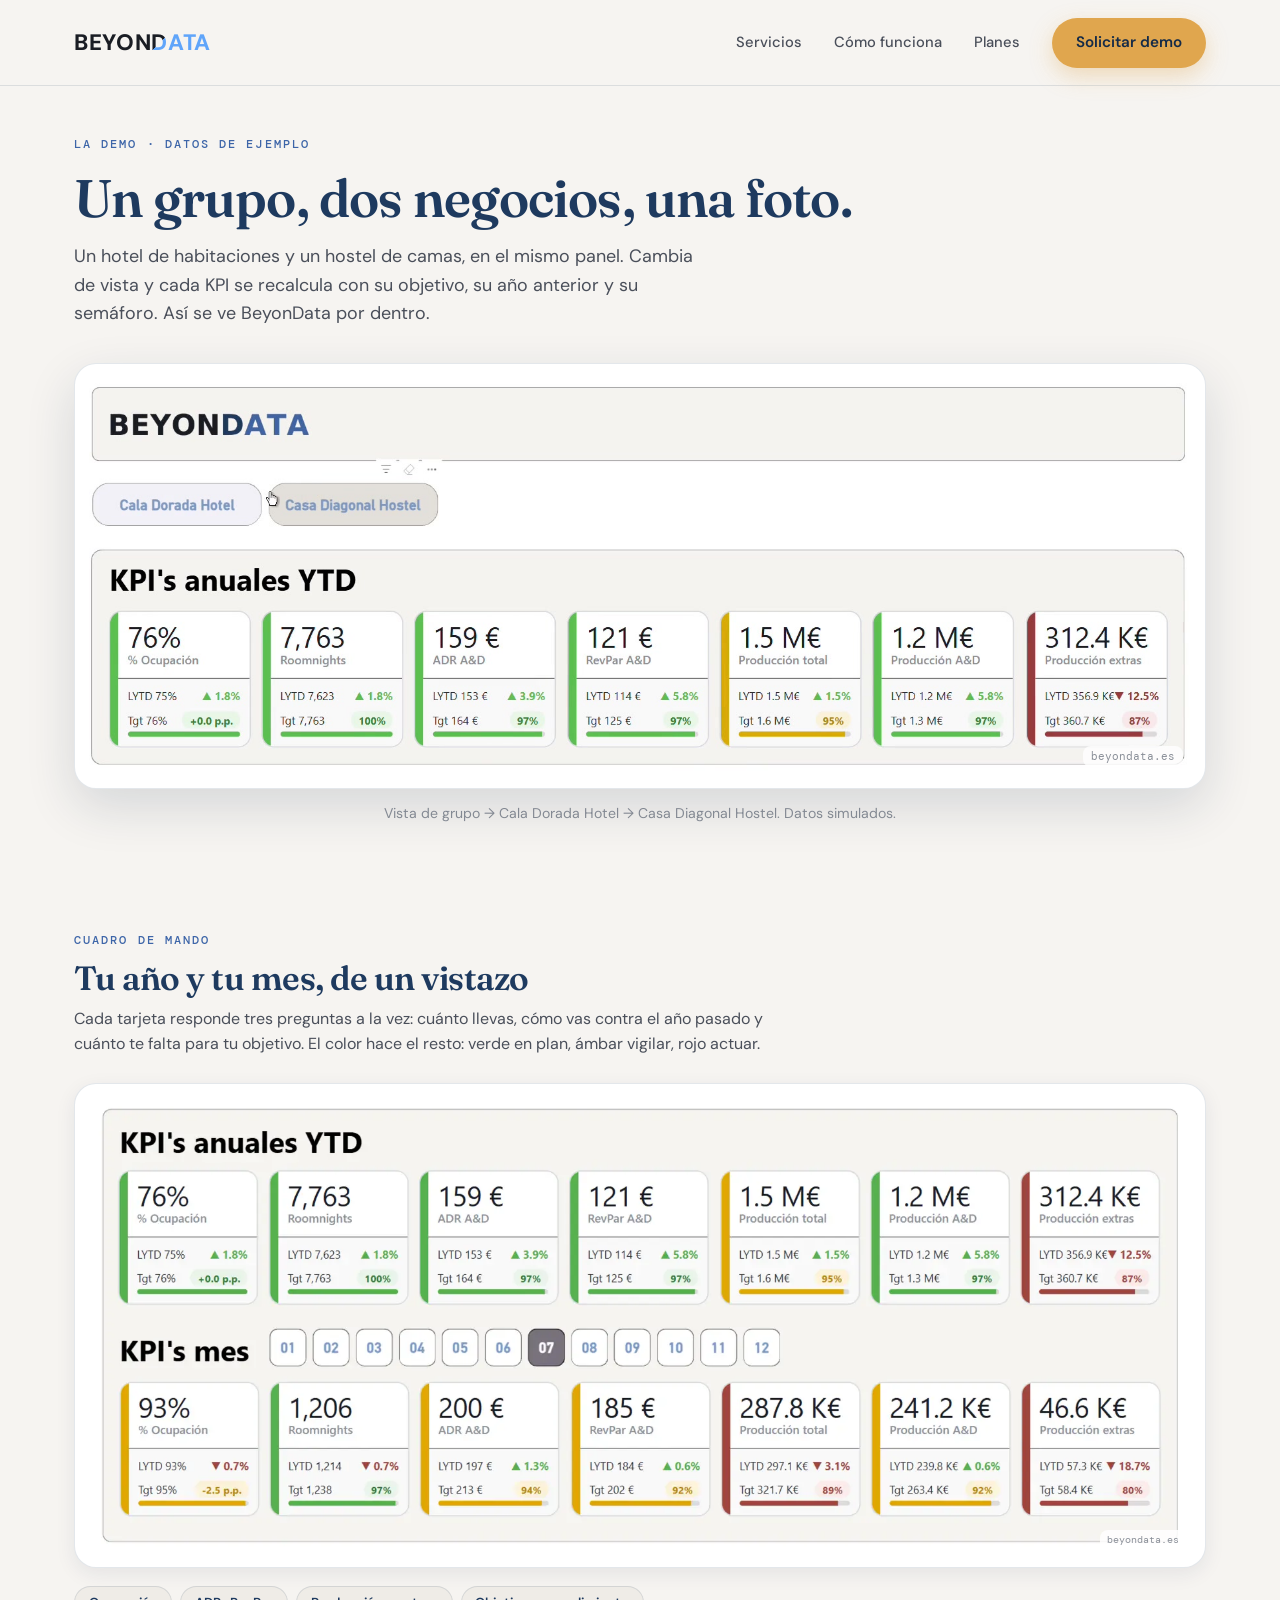
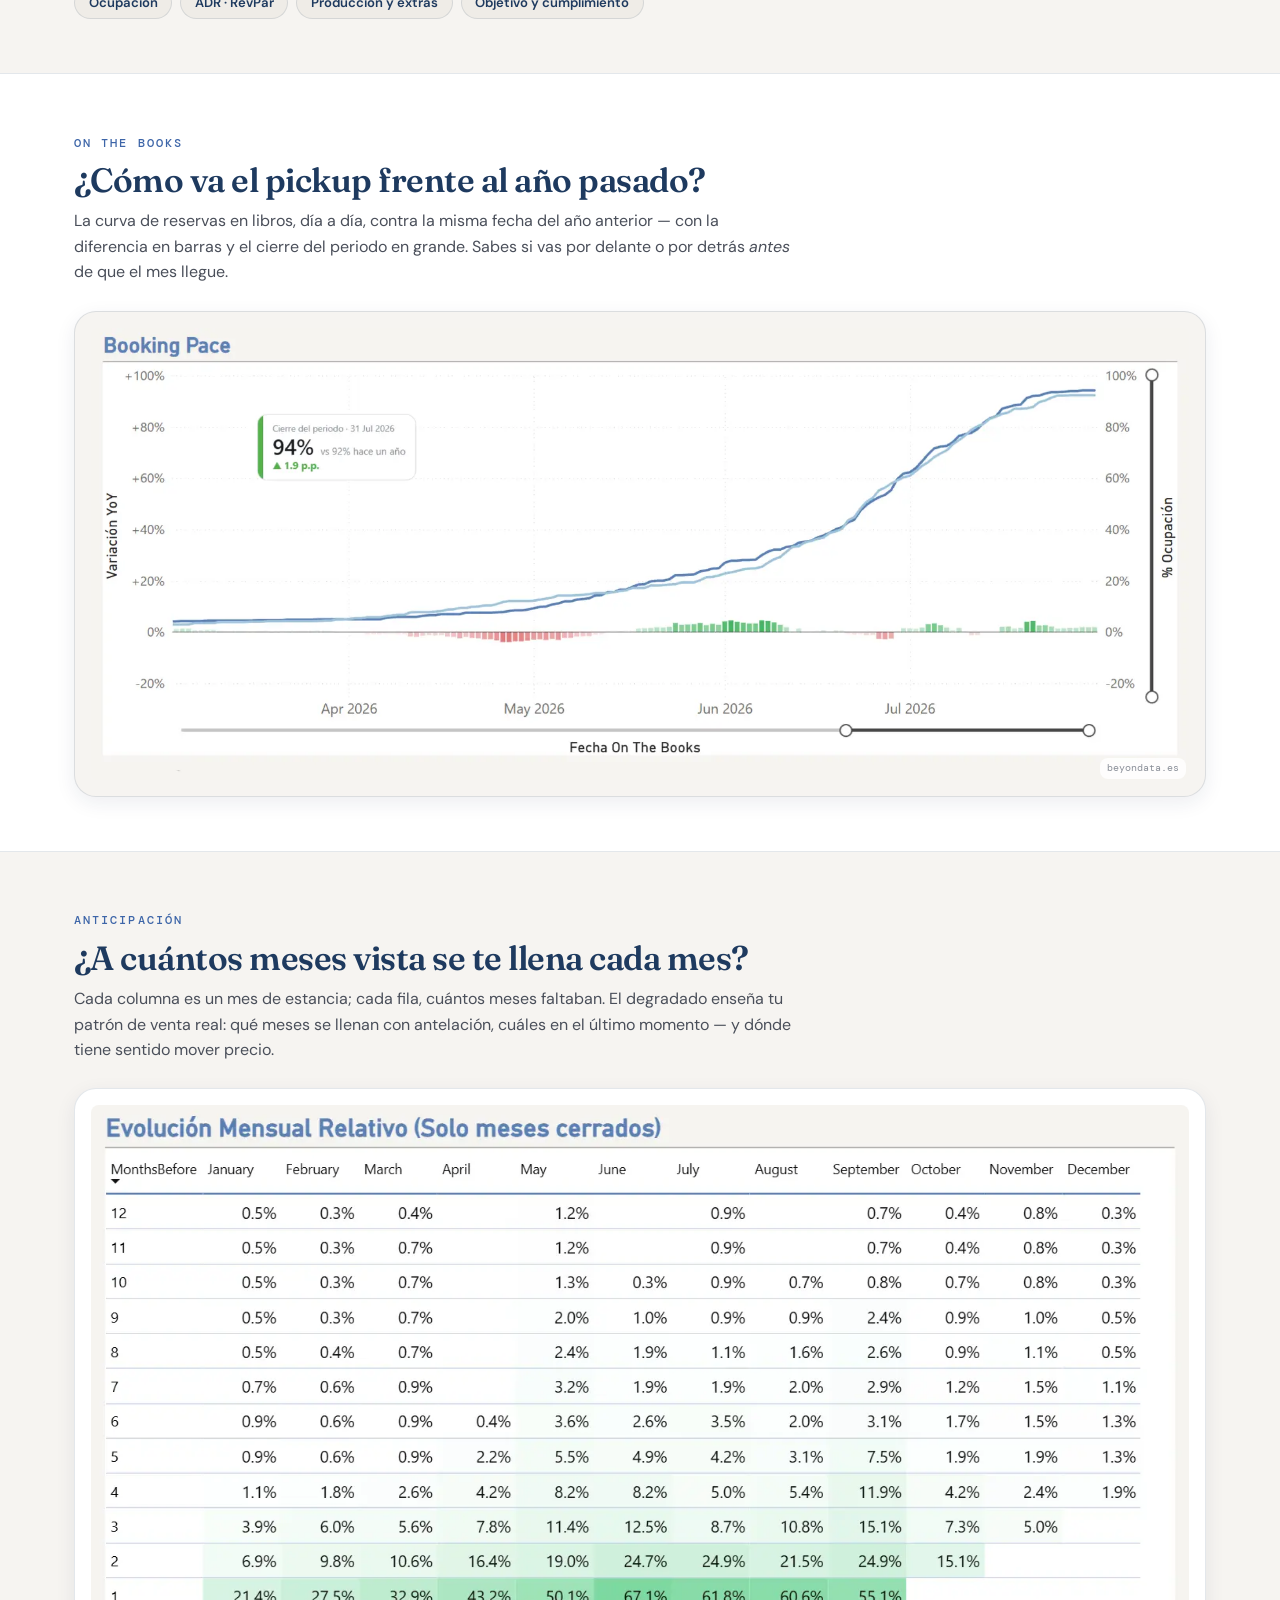
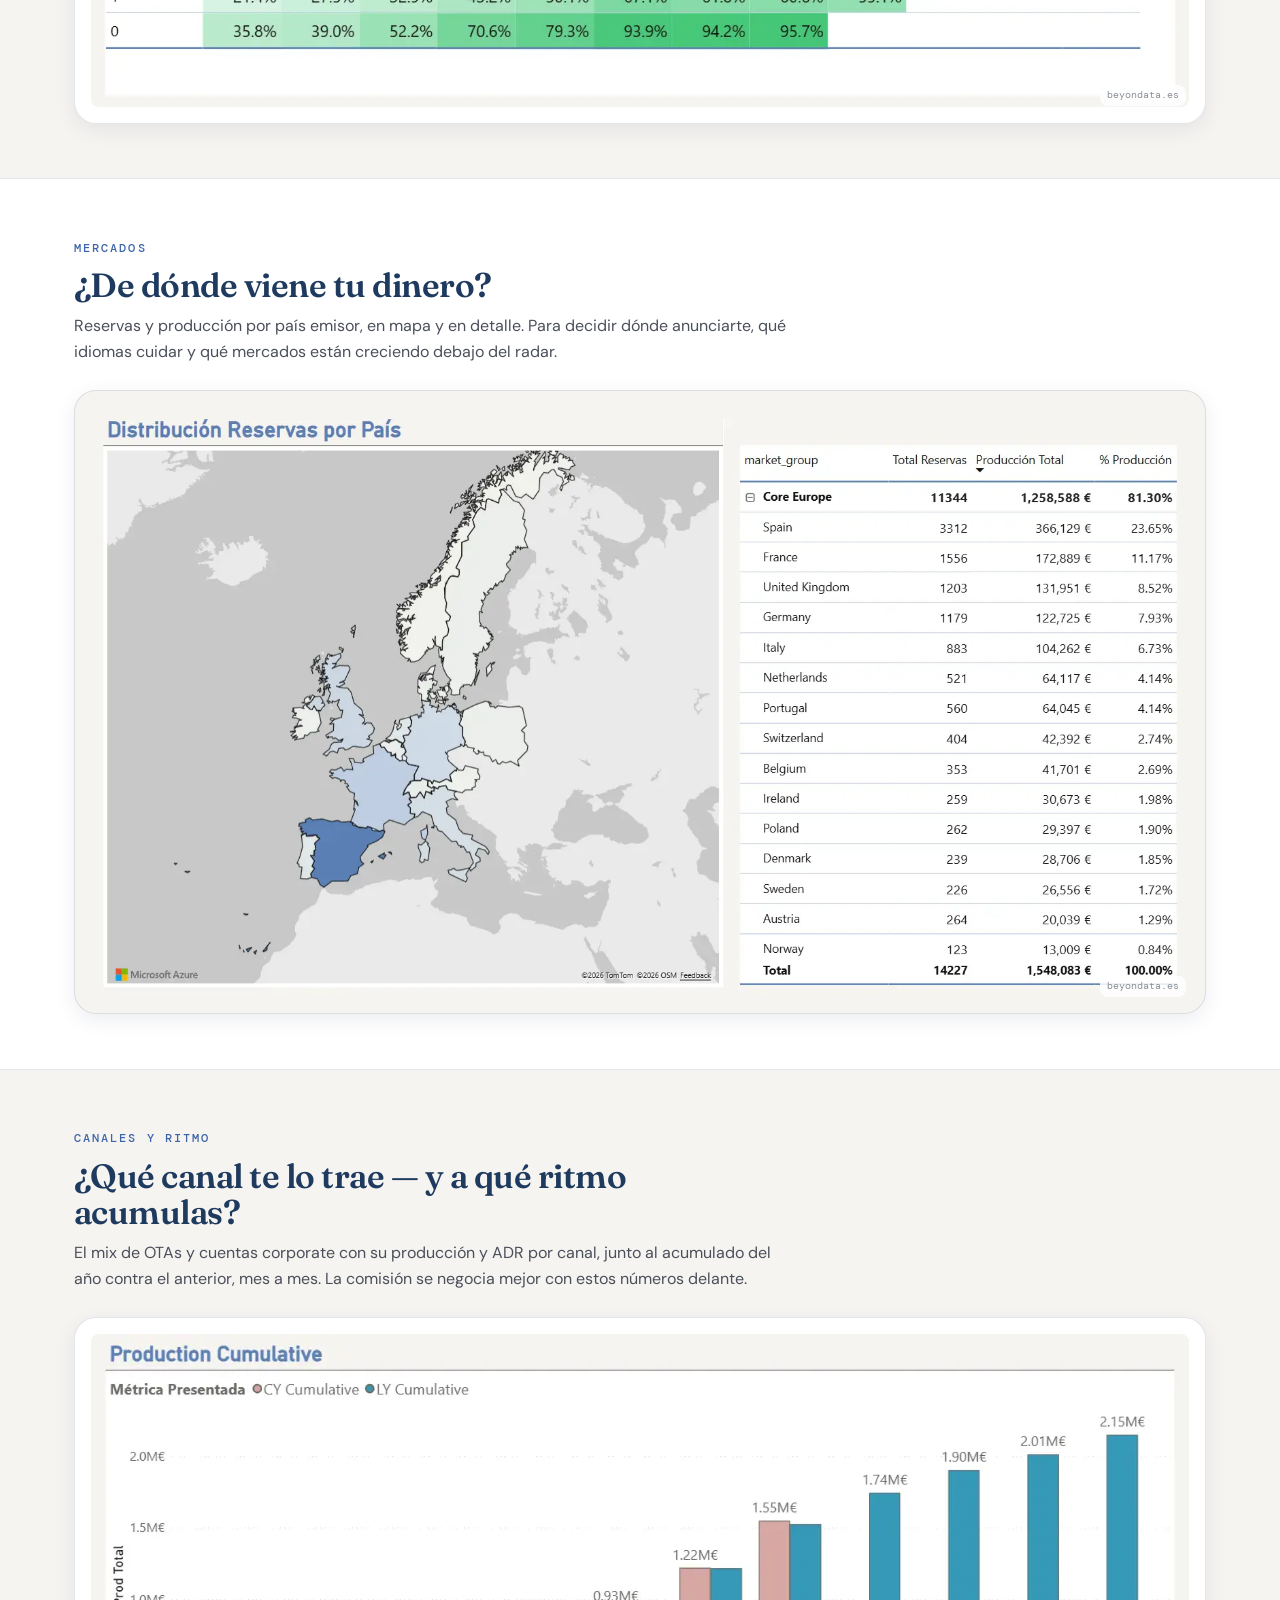
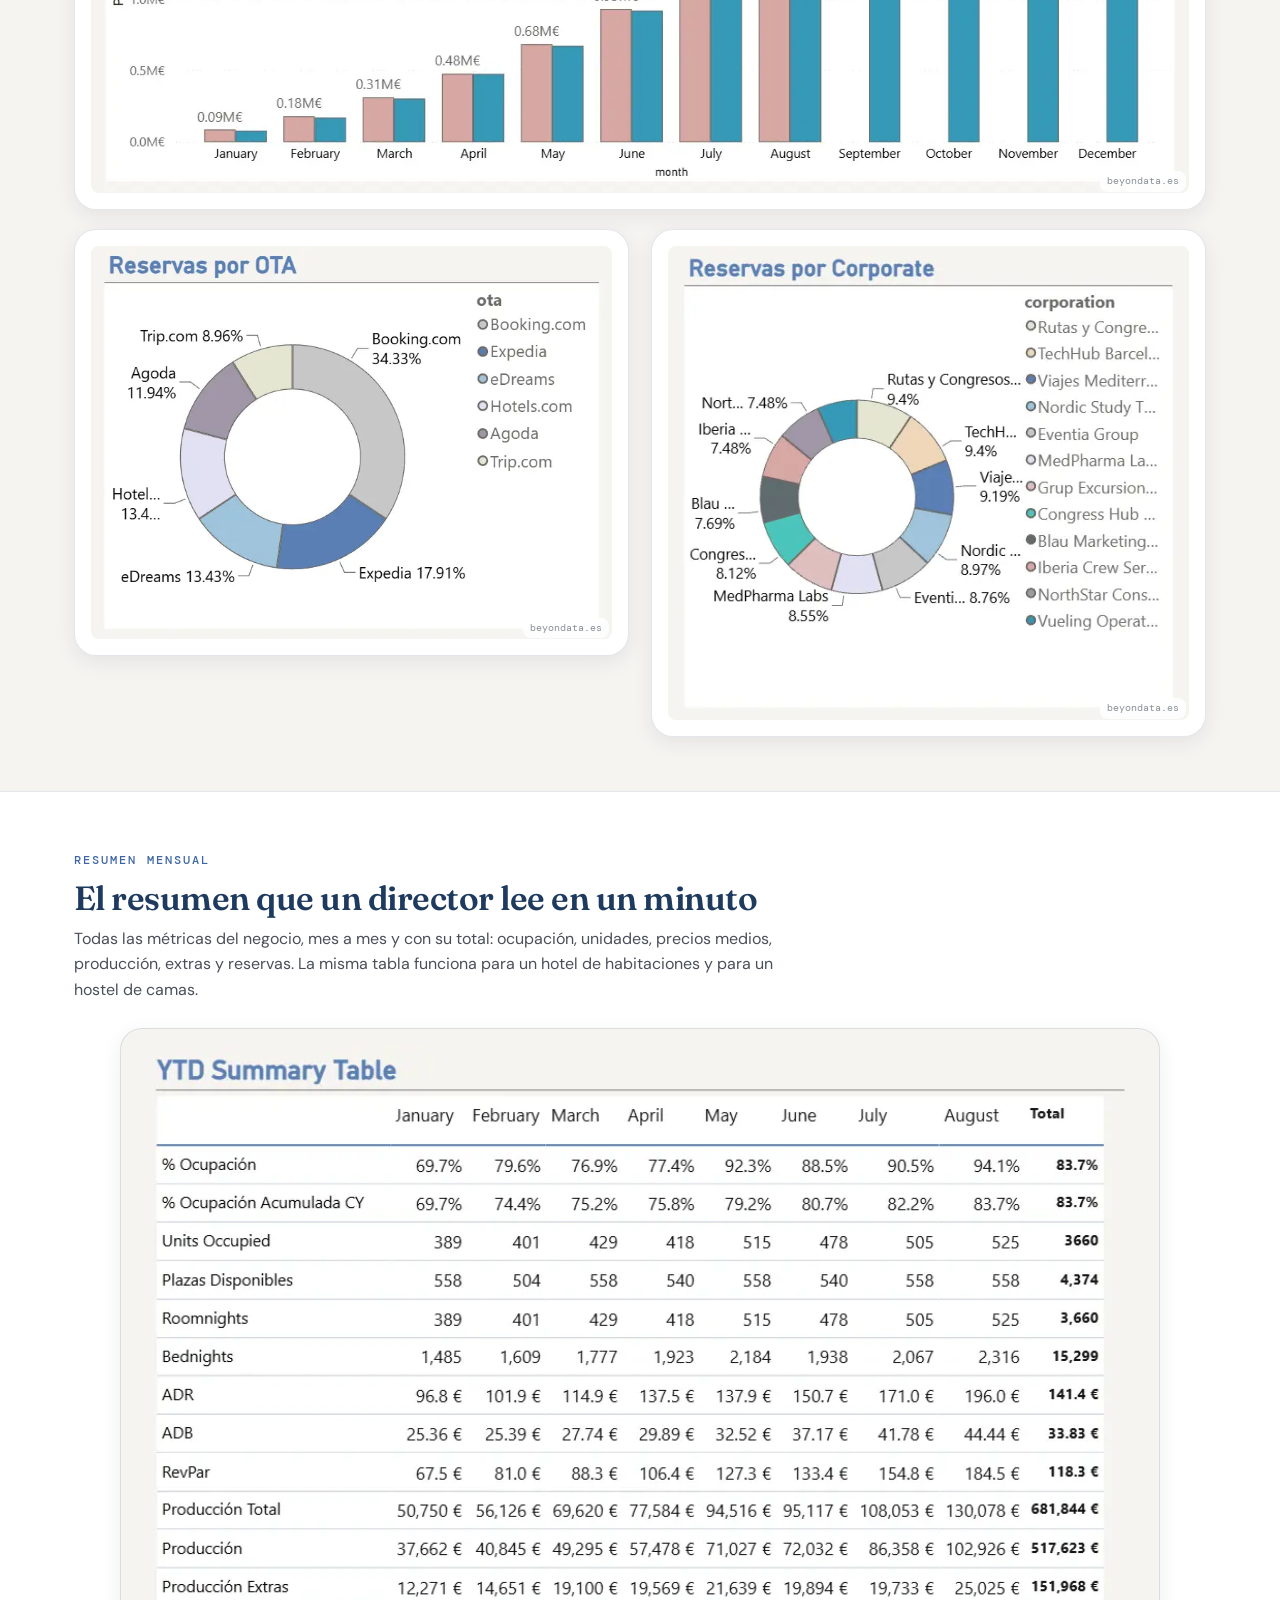
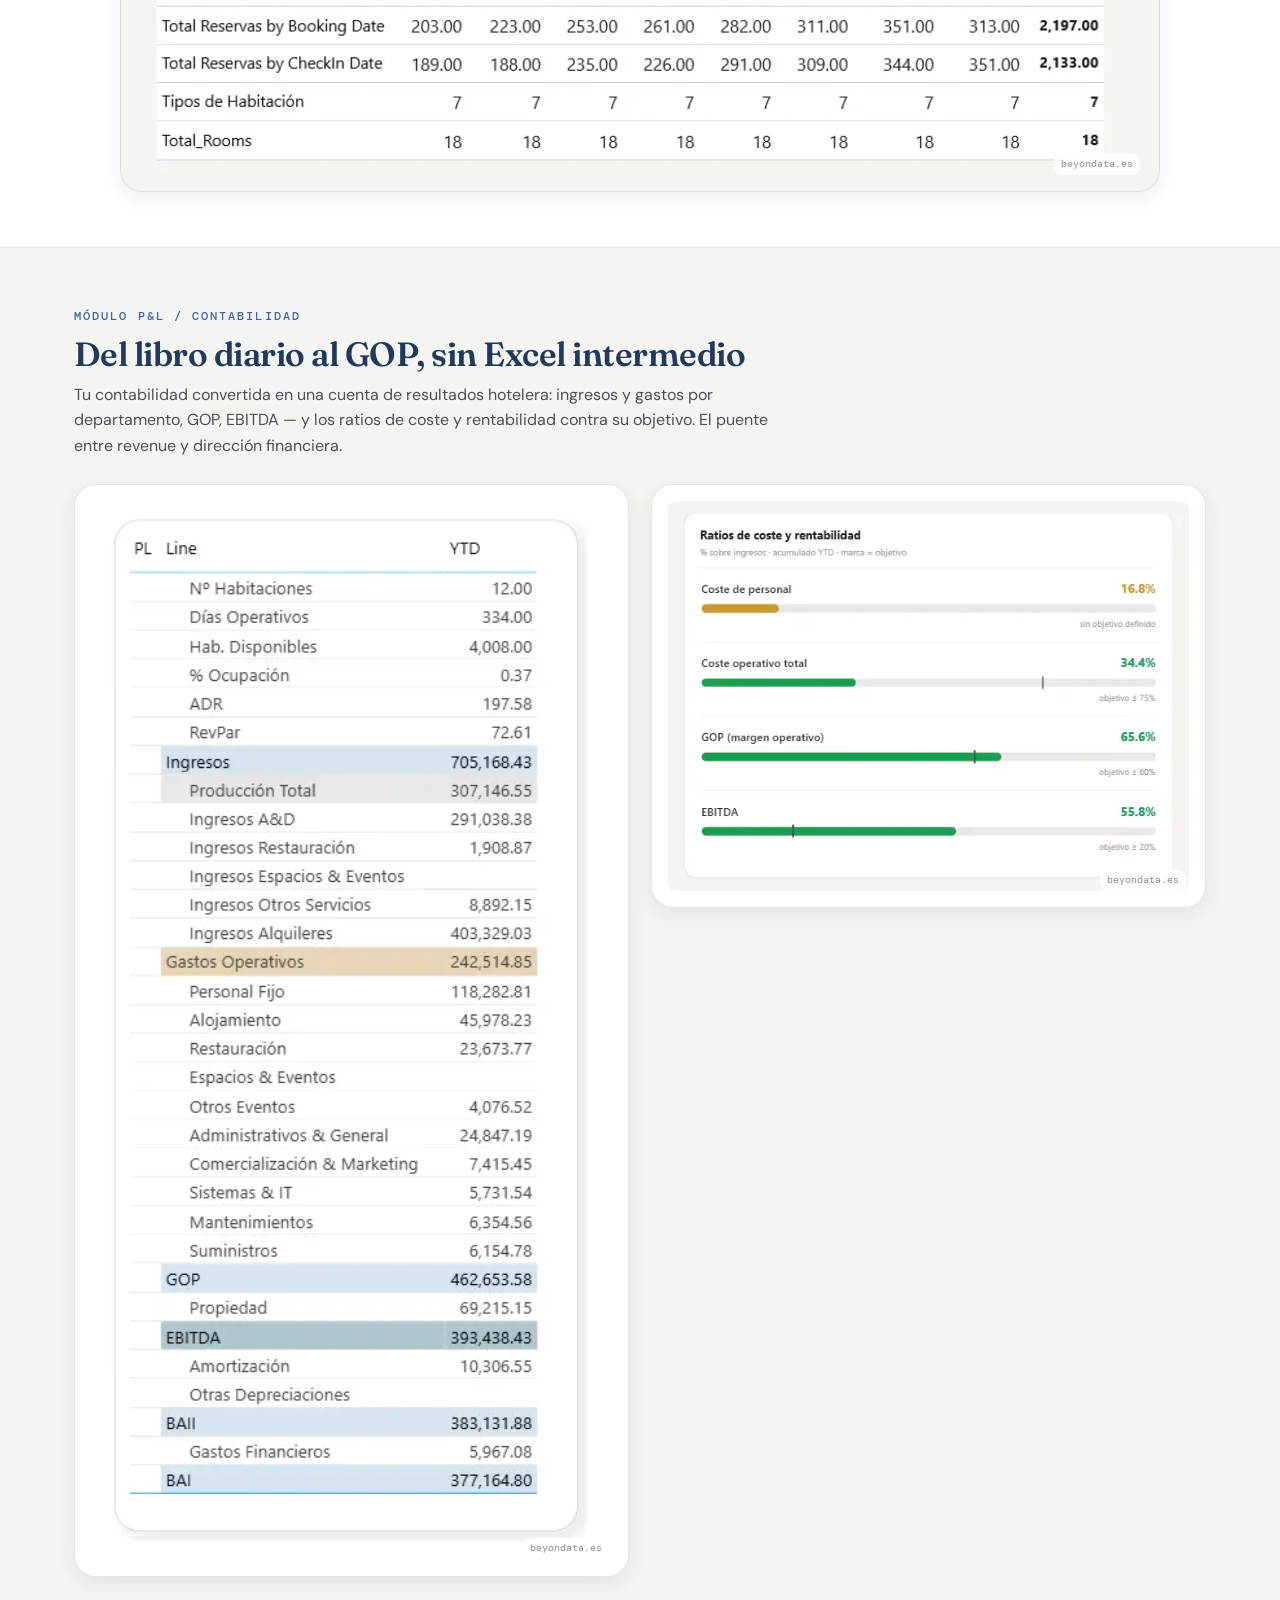
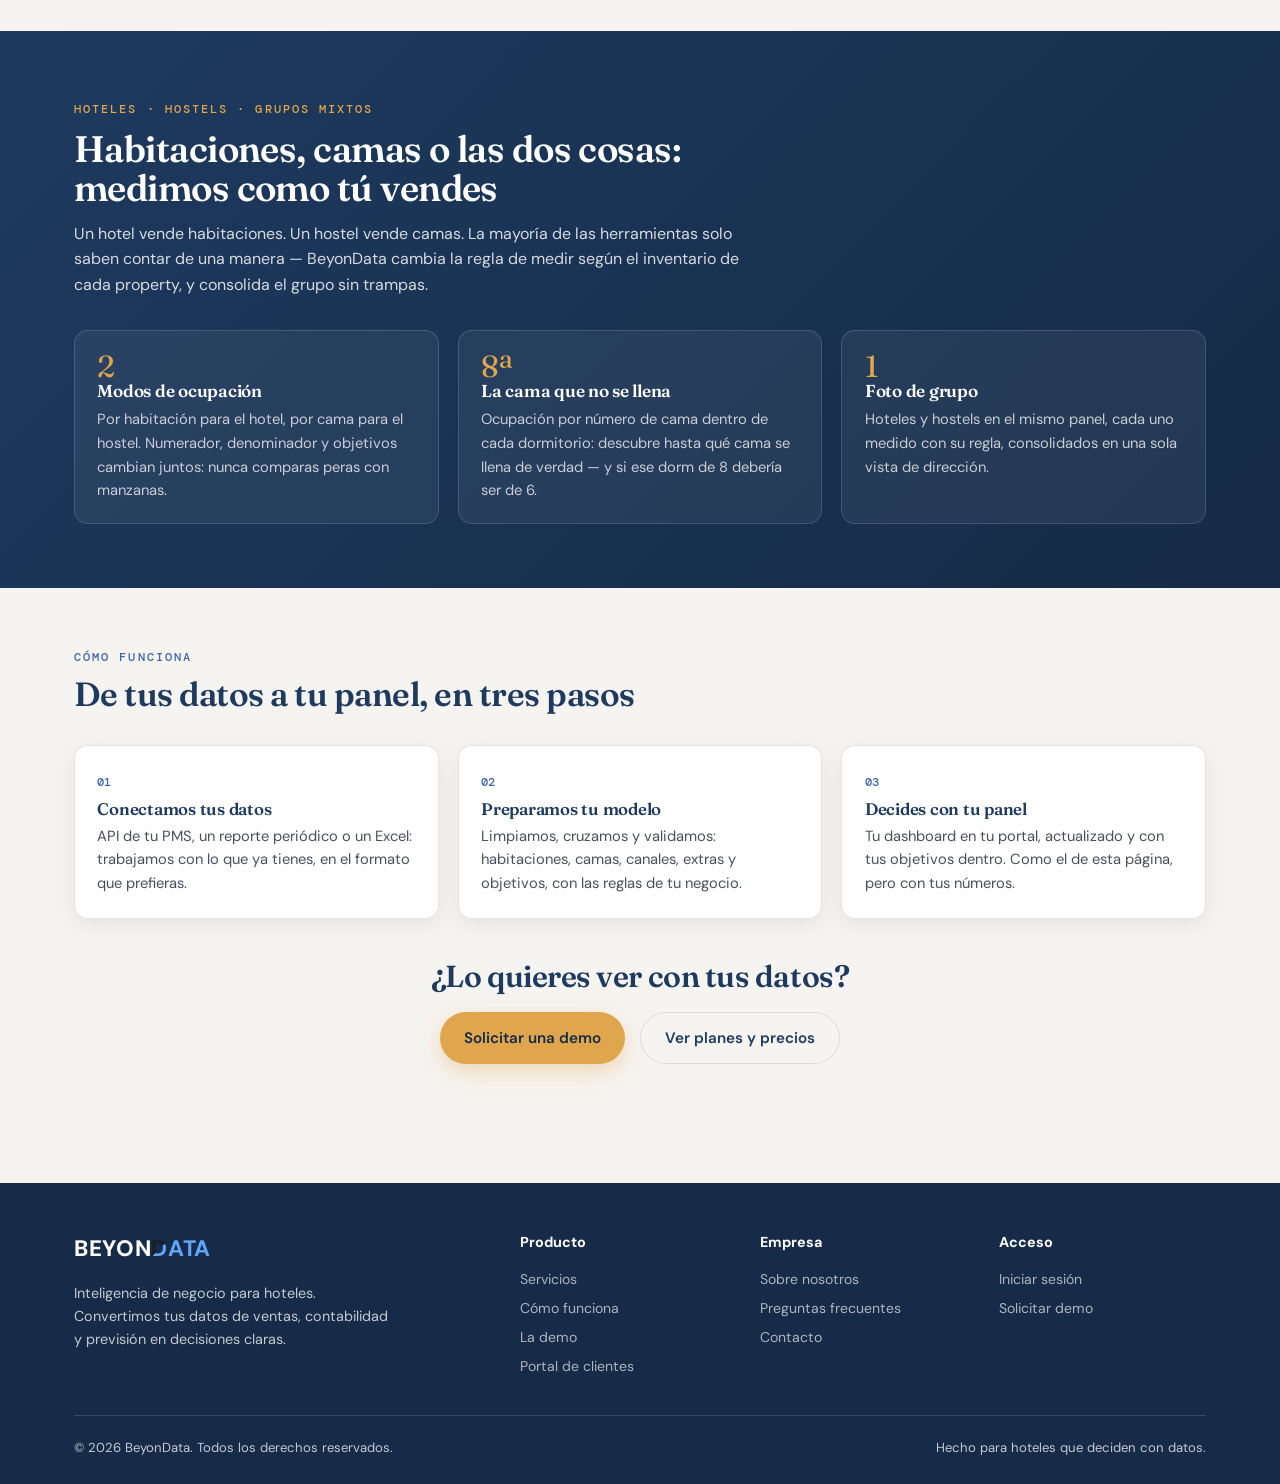
<file: demo.html>
<!DOCTYPE html>
<html lang="es">
<head>
<script>document.documentElement.className+=" js";</script>
<meta charset="UTF-8">
<meta name="viewport" content="width=device-width, initial-scale=1.0">
<title>La demo — BeyonData · Inteligencia de negocio para hoteles y hostels</title>
<meta name="description" content="Mira BeyonData en acción: KPIs con objetivo, booking pace, mercados emisores, canales y P&L. Un grupo, dos negocios, una foto.">
<link rel="preconnect" href="https://fonts.googleapis.com">
<link rel="preconnect" href="https://fonts.gstatic.com" crossorigin>
<link href="https://fonts.googleapis.com/css2?family=Fraunces:opsz,wght@9..144,400;9..144,500;9..144,600;9..144,700&family=DM+Sans:wght@400;500;600;700&family=DM+Mono:wght@400;500&display=swap" rel="stylesheet">
<style>
:root{
  --navy:#1e3a5f; --navy-deep:#152b47; --brand:#3D65A8; --sky:#60a5fa;
  --bone:#F6F4F1; --bone-2:#efece7; --ink:#1a1d24; --ink-soft:#4a4f5a; --muted:#8a8f98;
  --gold:#E0A64E; --gold-deep:#c98f36; --white:#ffffff; --line:rgba(30,58,95,0.12);
  --r:14px; --r-lg:22px;
  --shadow:0 18px 50px rgba(21,43,71,0.14); --shadow-sm:0 6px 20px rgba(21,43,71,0.08);
}
*{margin:0;padding:0;box-sizing:border-box}
html{scroll-behavior:smooth}
body{font-family:'DM Sans',system-ui,sans-serif;color:var(--ink);background:var(--bone);line-height:1.6;-webkit-font-smoothing:antialiased;overflow-x:hidden}
h1,h2,h3{font-family:'Fraunces',Georgia,serif;font-weight:600;line-height:1.08;letter-spacing:-0.015em}
a{color:inherit;text-decoration:none}
.wrap{max-width:1180px;margin:0 auto;padding:0 1.5rem}
.eyebrow{font-family:'DM Mono',monospace;font-size:0.72rem;text-transform:uppercase;letter-spacing:0.18em;color:var(--brand);font-weight:500}
.btn{display:inline-flex;align-items:center;gap:0.5rem;font-family:'DM Sans',sans-serif;font-weight:600;font-size:0.95rem;padding:0.8rem 1.5rem;border-radius:100px;cursor:pointer;border:none;transition:transform .18s ease,box-shadow .18s ease,background .18s ease;white-space:nowrap}
.btn-gold{background:var(--gold);color:var(--navy-deep);box-shadow:0 8px 22px rgba(224,166,78,0.35)}
.btn-gold:hover{transform:translateY(-2px);background:var(--gold-deep);color:#fff}
.btn-ghost{background:transparent;color:var(--navy);border:1.5px solid var(--line)}
.btn-ghost:hover{border-color:var(--brand);color:var(--brand)}

/* Nav (clon de index) */
.nav{position:fixed;top:0;left:0;right:0;z-index:100;transition:all .3s ease;padding:1.1rem 0;background:rgba(246,244,241,0.85);backdrop-filter:blur(14px);box-shadow:0 1px 0 var(--line)}
.nav .wrap{display:flex;align-items:center;justify-content:space-between}
.brand{font-family:'DM Sans',sans-serif;font-size:1.4rem;font-weight:800;letter-spacing:0.03em;display:flex;align-items:baseline}
.brand .b1{color:var(--ink)}
.brand .b2{background:linear-gradient(135deg,var(--ink) 50%,var(--sky) 50%);-webkit-background-clip:text;background-clip:text;-webkit-text-fill-color:transparent}
.brand .b3{color:var(--sky)}
.nav-links{display:flex;align-items:center;gap:2rem}
.nav-links a.navlink{font-size:0.92rem;font-weight:500;color:var(--ink-soft);transition:color .15s}
.nav-links a.navlink:hover{color:var(--brand)}
@media (max-width:900px){ .nav-links .navlink{display:none} }

/* Hero */
.hero{padding:8.5rem 0 3rem}
.hero .eyebrow{display:block;margin-bottom:0.9rem}
.hero h1{font-size:clamp(2rem,4.6vw,3.3rem);color:var(--navy);max-width:820px}
.hero p.sub{margin-top:1rem;font-size:1.12rem;color:var(--ink-soft);max-width:640px}
.videocard{margin-top:2.2rem;background:var(--white);border:1px solid var(--line);border-radius:var(--r-lg);box-shadow:var(--shadow);padding:0.9rem;position:relative}
.videocard video{display:block;width:100%;height:auto;border-radius:calc(var(--r-lg) - 8px)}
.videocard .wm{position:absolute;right:1.4rem;bottom:1.3rem;font-family:'DM Mono',monospace;font-size:0.68rem;color:var(--muted);background:rgba(255,255,255,0.8);padding:2px 8px;border-radius:8px}
.hero .caption{margin-top:0.8rem;font-size:0.88rem;color:var(--muted);text-align:center}

/* Bands */
.band{padding:3.4rem 0}
.band.alt{background:var(--white);border-top:1px solid var(--line);border-bottom:1px solid var(--line)}
.band-head{max-width:720px;margin-bottom:1.6rem}
.band-head h2{font-size:clamp(1.5rem,3vw,2.1rem);color:var(--navy);margin-top:0.5rem}
.band-head p{margin-top:0.6rem;color:var(--ink-soft)}
.shot{background:var(--white);border:1px solid var(--line);border-radius:var(--r-lg);box-shadow:var(--shadow-sm);padding:1rem;position:relative}
.band.alt .shot{background:var(--bone)}
.shot img{display:block;width:100%;height:auto;border-radius:8px}
.stack{display:grid;gap:1.2rem}
.pl-row{display:grid;grid-template-columns:2fr 3fr;gap:1.4rem;align-items:start}
.pl-row .shot img{max-height:460px;width:auto;margin:0 auto}
@media (max-width:860px){ .pl-row{grid-template-columns:1fr} .pl-row .shot img{max-height:none;width:100%} }
.shot.wide{max-width:1040px}
.shot .wm{position:absolute;right:1.2rem;bottom:1.05rem;font-family:'DM Mono',monospace;font-size:0.65rem;color:var(--muted);background:rgba(255,255,255,0.85);padding:2px 7px;border-radius:8px}
.duo{display:grid;grid-template-columns:1fr 1fr;gap:1.4rem;align-items:start}
.duo-32{display:grid;grid-template-columns:3fr 2fr;gap:1.4rem;align-items:start}
.shot.narrow{max-width:520px}
.shot.center{margin:0 auto}
@media (max-width:860px){ .duo,.duo-32{grid-template-columns:1fr} .shot.narrow{max-width:100%} }

.chips{display:flex;flex-wrap:wrap;gap:0.5rem;margin-top:1.1rem}
.chip{font-size:0.82rem;font-weight:600;color:var(--navy);background:var(--bone-2);border:1px solid var(--line);padding:0.32rem 0.85rem;border-radius:100px}
.band.alt .chip{background:var(--bone)}

/* Posicionamiento */
.pos{padding:4rem 0;background:linear-gradient(135deg,var(--navy) 0%,var(--navy-deep) 100%);color:#fff}
.pos .eyebrow{color:var(--gold)}
.pos h2{color:#fff;font-size:clamp(1.6rem,3.2vw,2.3rem);max-width:760px;margin-top:0.5rem}
.pos p.lead{margin-top:0.8rem;color:rgba(255,255,255,0.82);max-width:680px}
.pos-grid{display:grid;grid-template-columns:repeat(3,1fr);gap:1.2rem;margin-top:2rem}
.pos-card{background:rgba(255,255,255,0.06);border:1px solid rgba(255,255,255,0.14);border-radius:var(--r);padding:1.3rem 1.4rem}
.pos-card h3{font-size:1.08rem;color:#fff}
.pos-card p{margin-top:0.5rem;font-size:0.92rem;color:rgba(255,255,255,0.75)}
.pos-card .big{font-family:'Fraunces',serif;font-size:1.9rem;color:var(--gold);line-height:1}
@media (max-width:860px){ .pos-grid{grid-template-columns:1fr} }

/* Pasos + CTA */
.steps{display:grid;grid-template-columns:repeat(3,1fr);gap:1.2rem;margin-top:2rem}
.step{background:var(--white);border:1px solid var(--line);border-radius:var(--r);padding:1.4rem;box-shadow:var(--shadow-sm)}
.step .n{font-family:'DM Mono',monospace;font-size:0.78rem;color:var(--brand);font-weight:500}
.step h3{margin-top:0.4rem;font-size:1.05rem;color:var(--navy)}
.step p{margin-top:0.4rem;font-size:0.92rem;color:var(--ink-soft)}
@media (max-width:860px){ .steps{grid-template-columns:1fr} }
.cta-final{margin-top:2.6rem;text-align:center}
.cta-final .btns{display:flex;gap:0.9rem;justify-content:center;flex-wrap:wrap;margin-top:1.2rem}

/* Reveal */
.js .reveal{opacity:0;transform:translateY(22px);transition:opacity .6s ease,transform .6s ease}
.js .reveal.in{opacity:1;transform:none}
/* Footer (clon) */
.footer{background:var(--navy-deep);color:rgba(255,255,255,0.75);padding:3rem 0 1.6rem;margin-top:4rem}
.footer .brand{color:#fff;margin-bottom:1rem}
.footer .brand .b1{color:#fff}.footer .brand .b3{color:var(--sky)}
.footer-grid{display:grid;grid-template-columns:2fr 1fr 1fr 1fr;gap:2rem}
.footer-about{margin-top:0.8rem;font-size:0.9rem;max-width:320px}
.footer-col h4{color:#fff;font-family:'DM Sans',sans-serif;font-size:0.9rem;margin-bottom:0.7rem}
.footer-col a{display:block;font-size:0.88rem;padding:0.2rem 0;color:rgba(255,255,255,0.65)}
.footer-col a:hover{color:#fff}
.footer-bottom{display:flex;justify-content:space-between;gap:1rem;flex-wrap:wrap;border-top:1px solid rgba(255,255,255,0.14);margin-top:2.2rem;padding-top:1.3rem;font-size:0.82rem}
@media (max-width:860px){ .footer-grid{grid-template-columns:1fr 1fr} }
</style>
</head>
<body>

<nav class="nav" id="nav">
  <div class="wrap">
    <a href="index.html" class="brand"><span class="b1">BEYON</span><span class="b2">D</span><span class="b3">ATA</span></a>
    <div class="nav-links">
      <a href="index.html#servicios" class="navlink">Servicios</a>
      <a href="index.html#como" class="navlink">Cómo funciona</a>
      <a href="index.html#planes" class="navlink">Planes</a>
      <a href="index.html#contacto" class="btn btn-gold">Solicitar demo</a>
    </div>
  </div>
</nav>

<!-- ═══ HERO: VÍDEO ═══ -->
<header class="hero">
  <div class="wrap">
    <span class="eyebrow">La demo · datos de ejemplo</span>
    <h1>Un grupo, dos negocios, una foto.</h1>
    <p class="sub">Un hotel de habitaciones y un hostel de camas, en el mismo panel. Cambia de vista y cada KPI se recalcula con su objetivo, su año anterior y su semáforo. Así se ve BeyonData por dentro.</p>
    <div class="videocard reveal">
      <video autoplay muted loop playsinline poster="assets/demo/beyondata_hero_poster.jpg">
        <source src="assets/demo/beyondata_hero.mp4" type="video/mp4">
      </video>
      <span class="wm">beyondata.es</span>
    </div>
    <p class="caption">Vista de grupo → Cala Dorada Hotel → Casa Diagonal Hostel. Datos simulados.</p>
  </div>
</header>

<!-- ═══ KPI CARDS ═══ -->
<section class="band">
  <div class="wrap">
    <div class="band-head reveal">
      <span class="eyebrow">Cuadro de mando</span>
      <h2>Tu año y tu mes, de un vistazo</h2>
      <p>Cada tarjeta responde tres preguntas a la vez: cuánto llevas, cómo vas contra el año pasado y cuánto te falta para tu objetivo. El color hace el resto: verde en plan, ámbar vigilar, rojo actuar.</p>
    </div>
    <div class="shot reveal"><img src="assets/demo/kpi_cards.webp" alt="KPIs anuales y mensuales con comparativa y objetivo" loading="lazy"><span class="wm">beyondata.es</span></div>
    <div class="chips reveal"><span class="chip">Ocupación</span><span class="chip">ADR · RevPar</span><span class="chip">Producción y extras</span><span class="chip">Objetivo y cumplimiento</span></div>
  </div>
</section>

<!-- ═══ PACE ═══ -->
<section class="band alt">
  <div class="wrap">
    <div class="band-head reveal">
      <span class="eyebrow">On the books</span>
      <h2>¿Cómo va el pickup frente al año pasado?</h2>
      <p>La curva de reservas en libros, día a día, contra la misma fecha del año anterior — con la diferencia en barras y el cierre del periodo en grande. Sabes si vas por delante o por detrás <em>antes</em> de que el mes llegue.</p>
    </div>
    <div class="shot reveal"><img src="assets/demo/booking_pace.webp" alt="Booking pace: ocupación en libros este año contra el año pasado" loading="lazy"><span class="wm">beyondata.es</span></div>
  </div>
</section>

<!-- ═══ HEATMAP LEAD ═══ -->
<section class="band">
  <div class="wrap">
    <div class="band-head reveal">
      <span class="eyebrow">Anticipación</span>
      <h2>¿A cuántos meses vista se te llena cada mes?</h2>
      <p>Cada columna es un mes de estancia; cada fila, cuántos meses faltaban. El degradado enseña tu patrón de venta real: qué meses se llenan con antelación, cuáles en el último momento — y dónde tiene sentido mover precio.</p>
    </div>
    <div class="shot reveal"><img src="assets/demo/heatmap_lead.webp" alt="Mapa de calor de ocupación en libros por meses de antelación" loading="lazy"><span class="wm">beyondata.es</span></div>
  </div>
</section>

<!-- ═══ MERCADO EMISOR ═══ -->
<section class="band alt">
  <div class="wrap">
    <div class="band-head reveal">
      <span class="eyebrow">Mercados</span>
      <h2>¿De dónde viene tu dinero?</h2>
      <p>Reservas y producción por país emisor, en mapa y en detalle. Para decidir dónde anunciarte, qué idiomas cuidar y qué mercados están creciendo debajo del radar.</p>
    </div>
    <div class="shot reveal"><img src="assets/demo/mercado_emisor.webp" alt="Distribución de reservas y producción por país emisor" loading="lazy"><span class="wm">beyondata.es</span></div>
  </div>
</section>

<!-- ═══ CANALES + ACUMULADA ═══ -->
<section class="band">
  <div class="wrap">
    <div class="band-head reveal">
      <span class="eyebrow">Canales y ritmo</span>
      <h2>¿Qué canal te lo trae — y a qué ritmo acumulas?</h2>
      <p>El mix de OTAs y cuentas corporate con su producción y ADR por canal, junto al acumulado del año contra el anterior, mes a mes. La comisión se negocia mejor con estos números delante.</p>
    </div>
    <div class="stack">
      <div class="shot reveal"><img src="assets/demo/prod_acumulada.webp" alt="Producción acumulada del año contra el año anterior" loading="lazy"><span class="wm">beyondata.es</span></div>
      <div class="duo">
        <div class="shot reveal"><img src="assets/demo/donut_ota.webp" alt="Distribución de reservas por OTA" loading="lazy"><span class="wm">beyondata.es</span></div>
        <div class="shot reveal"><img src="assets/demo/donut_corporate.webp" alt="Distribución de reservas por cuenta corporate" loading="lazy"><span class="wm">beyondata.es</span></div>
      </div>
    </div>
  </div>
</section>

<!-- ═══ SUMMARY ═══ -->
<section class="band alt">
  <div class="wrap">
    <div class="band-head reveal">
      <span class="eyebrow">Resumen mensual</span>
      <h2>El resumen que un director lee en un minuto</h2>
      <p>Todas las métricas del negocio, mes a mes y con su total: ocupación, unidades, precios medios, producción, extras y reservas. La misma tabla funciona para un hotel de habitaciones y para un hostel de camas.</p>
    </div>
    <div class="shot wide center reveal"><img src="assets/demo/summary_ytd.webp" alt="Tabla resumen mensual de todas las métricas" loading="lazy"><span class="wm">beyondata.es</span></div>
  </div>
</section>

<!-- ═══ P&L ═══ -->
<section class="band">
  <div class="wrap">
    <div class="band-head reveal">
      <span class="eyebrow">Módulo P&L / Contabilidad</span>
      <h2>Del libro diario al GOP, sin Excel intermedio</h2>
      <p>Tu contabilidad convertida en una cuenta de resultados hotelera: ingresos y gastos por departamento, GOP, EBITDA — y los ratios de coste y rentabilidad contra su objetivo. El puente entre revenue y dirección financiera.</p>
    </div>
    <div class="duo">
      <div class="shot reveal"><img src="assets/demo/pl_libro.webp" alt="Cuenta de resultados hotelera desde el libro diario" loading="lazy"><span class="wm">beyondata.es</span></div>
      <div class="shot reveal"><img src="assets/demo/pl_ratios.webp" alt="Ratios de coste y rentabilidad contra objetivo" loading="lazy"><span class="wm">beyondata.es</span></div>
    </div>
  </div>
</section>

<!-- ═══ POSICIONAMIENTO HOTELES + HOSTELS ═══ -->
<section class="pos">
  <div class="wrap">
    <span class="eyebrow">Hoteles · Hostels · Grupos mixtos</span>
    <h2>Habitaciones, camas o las dos cosas: medimos como tú vendes</h2>
    <p class="lead">Un hotel vende habitaciones. Un hostel vende camas. La mayoría de las herramientas solo saben contar de una manera — BeyonData cambia la regla de medir según el inventario de cada property, y consolida el grupo sin trampas.</p>
    <div class="pos-grid">
      <div class="pos-card reveal"><div class="big">2</div><h3>Modos de ocupación</h3><p>Por habitación para el hotel, por cama para el hostel. Numerador, denominador y objetivos cambian juntos: nunca comparas peras con manzanas.</p></div>
      <div class="pos-card reveal"><div class="big">8ª</div><h3>La cama que no se llena</h3><p>Ocupación por número de cama dentro de cada dormitorio: descubre hasta qué cama se llena de verdad — y si ese dorm de 8 debería ser de 6.</p></div>
      <div class="pos-card reveal"><div class="big">1</div><h3>Foto de grupo</h3><p>Hoteles y hostels en el mismo panel, cada uno medido con su regla, consolidados en una sola vista de dirección.</p></div>
    </div>
  </div>
</section>

<!-- ═══ PASOS + CTA ═══ -->
<section class="band">
  <div class="wrap">
    <div class="band-head reveal">
      <span class="eyebrow">Cómo funciona</span>
      <h2>De tus datos a tu panel, en tres pasos</h2>
    </div>
    <div class="steps">
      <div class="step reveal"><span class="n">01</span><h3>Conectamos tus datos</h3><p>API de tu PMS, un reporte periódico o un Excel: trabajamos con lo que ya tienes, en el formato que prefieras.</p></div>
      <div class="step reveal"><span class="n">02</span><h3>Preparamos tu modelo</h3><p>Limpiamos, cruzamos y validamos: habitaciones, camas, canales, extras y objetivos, con las reglas de tu negocio.</p></div>
      <div class="step reveal"><span class="n">03</span><h3>Decides con tu panel</h3><p>Tu dashboard en tu portal, actualizado y con tus objetivos dentro. Como el de esta página, pero con tus números.</p></div>
    </div>
    <div class="cta-final reveal">
      <h2 style="color:var(--navy);font-size:clamp(1.4rem,2.6vw,1.9rem)">¿Lo quieres ver con tus datos?</h2>
      <div class="btns">
        <a href="index.html#contacto" class="btn btn-gold">Solicitar una demo</a>
        <a href="index.html#planes" class="btn btn-ghost">Ver planes y precios</a>
      </div>
    </div>
  </div>
</section>

<footer class="footer">
  <div class="wrap">
    <div class="footer-grid">
      <div>
        <a href="index.html" class="brand"><span class="b1">BEYON</span><span class="b2">D</span><span class="b3">ATA</span></a>
        <p class="footer-about">Inteligencia de negocio para hoteles. Convertimos tus datos de ventas, contabilidad y previsión en decisiones claras.</p>
      </div>
      <div class="footer-col">
        <h4>Producto</h4>
        <a href="index.html#servicios">Servicios</a>
        <a href="index.html#como">Cómo funciona</a>
        <a href="demo.html">La demo</a>
        <a href="dashboard.html">Portal de clientes</a>
      </div>
      <div class="footer-col">
        <h4>Empresa</h4>
        <a href="index.html#nosotros">Sobre nosotros</a>
        <a href="index.html#faq">Preguntas frecuentes</a>
        <a href="index.html#contacto">Contacto</a>
      </div>
      <div class="footer-col">
        <h4>Acceso</h4>
        <a href="login.html">Iniciar sesión</a>
        <a href="index.html#contacto">Solicitar demo</a>
      </div>
    </div>
    <div class="footer-bottom">
      <span>© 2026 BeyonData. Todos los derechos reservados.</span>
      <span>Hecho para hoteles que deciden con datos.</span>
    </div>
  </div>
</footer>

<script>
  const io = new IntersectionObserver((entries) => {
    entries.forEach(e => { if (e.isIntersecting){ e.target.classList.add('in'); io.unobserve(e.target); } });
  }, { threshold: 0.12 });
  document.querySelectorAll('.reveal').forEach(el => io.observe(el));
</script>
</body>
</html>
</file>
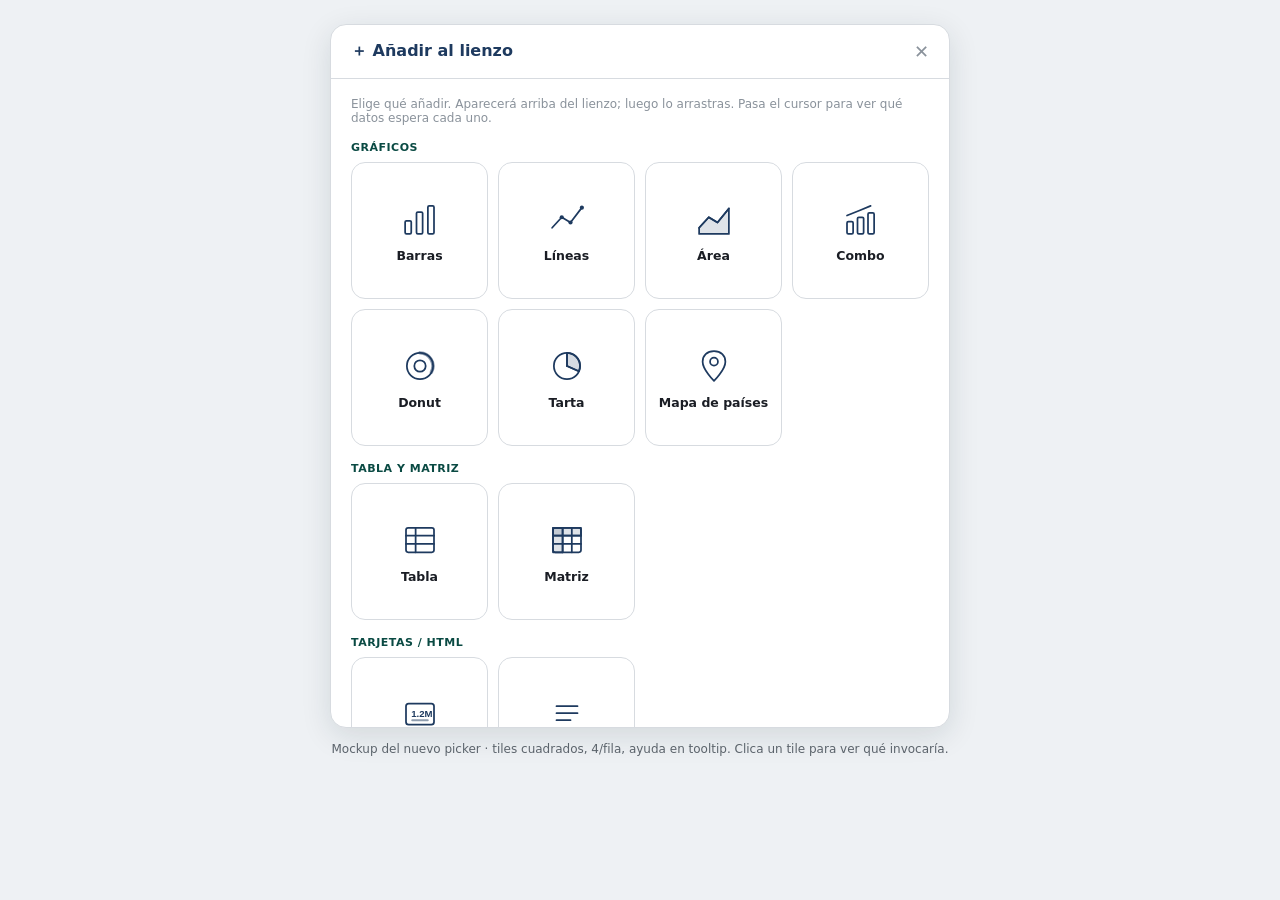
<file: bi/mockups/add_picker_mock.html>
<!doctype html>
<html lang="es">
<head>
<meta charset="utf-8">
<meta name="viewport" content="width=device-width, initial-scale=1">
<title>Añadir · nuevo picker (mockup)</title>
<style>
  :root{--navy:#1E3A5F;--teal:#0A4A43;--teal2:#12776b;--border:#d7dbe0;--muted:#8a929b;--ink:#1a1d24;--bg:#eef1f4;}
  *{box-sizing:border-box}
  body{margin:0;background:var(--bg);font-family:'Segoe UI',system-ui,Arial,sans-serif;color:var(--ink);padding:24px}
  .drawer{max-width:620px;margin:0 auto;background:#fff;border:1px solid var(--border);border-radius:16px;box-shadow:0 8px 30px rgba(16,40,50,.12);overflow:hidden}
  .dhead{display:flex;align-items:center;justify-content:space-between;padding:16px 20px;border-bottom:1px solid var(--border)}
  .dhead h2{margin:0;font-size:16px;font-weight:800;color:var(--navy)}
  .dhead .x{color:var(--muted);cursor:pointer;font-size:18px;line-height:1}
  .dbody{padding:10px 20px 20px;max-height:72vh;overflow:auto}
  .hint{font-size:12px;color:var(--muted);margin:8px 0 4px}
  .sec{margin-top:16px}
  .sec>.lbl{font-size:11px;font-weight:800;letter-spacing:.5px;text-transform:uppercase;color:var(--teal);margin-bottom:8px}
  .grid{display:grid;grid-template-columns:repeat(4,1fr);gap:10px}
  .tile{position:relative;aspect-ratio:1/1;border:1px solid var(--border);border-radius:14px;background:#fff;
        display:flex;flex-direction:column;align-items:center;justify-content:center;gap:9px;cursor:pointer;
        transition:border-color .12s,box-shadow .12s,transform .06s;padding:8px}
  .tile:hover{border-color:var(--teal2);box-shadow:0 4px 14px rgba(10,74,67,.14)}
  .tile:active{transform:translateY(1px)}
  .tile .ico{width:42px;height:42px;color:var(--navy);transition:color .12s}
  .tile:hover .ico{color:var(--teal2)}
  .tile .nm{font-size:12.5px;font-weight:600;color:var(--ink);text-align:center;line-height:1.1}
  /* tooltip: limpio sin hover, aparece al pasar por encima */
  .tile[data-tip]::after{content:attr(data-tip);position:absolute;left:50%;bottom:calc(100% + 7px);transform:translateX(-50%) translateY(4px);
        background:var(--navy);color:#fff;font-size:11px;font-weight:500;line-height:1.25;white-space:nowrap;padding:6px 9px;border-radius:7px;
        opacity:0;pointer-events:none;transition:opacity .13s,transform .13s;z-index:5;box-shadow:0 4px 12px rgba(0,0,0,.18)}
  .tile[data-tip]::before{content:"";position:absolute;left:50%;bottom:calc(100% + 2px);transform:translateX(-50%) translateY(4px);
        border:5px solid transparent;border-top-color:var(--navy);opacity:0;transition:opacity .13s,transform .13s;z-index:5}
  .tile[data-tip]:hover::after,.tile[data-tip]:hover::before{opacity:1;transform:translateX(-50%) translateY(0)}
  .note{max-width:620px;margin:14px auto 0;font-size:12px;color:#5b636b;text-align:center}
</style>
</head>
<body>
<div class="drawer">
  <div class="dhead"><h2>＋ Añadir al lienzo</h2><span class="x">✕</span></div>
  <div class="dbody">
    <div class="hint">Elige qué añadir. Aparecerá arriba del lienzo; luego lo arrastras. Pasa el cursor para ver qué datos espera cada uno.</div>
    <div id="sections"></div>
  </div>
</div>
<div class="note">Mockup del nuevo picker · tiles cuadrados, 4/fila, ayuda en tooltip. Clica un tile para ver qué invocaría.</div>

<script>
const I = {
  bar:'<rect x="7" y="26" width="7" height="15" rx="1.5"/><rect x="20" y="16" width="7" height="25" rx="1.5"/><rect x="33" y="9" width="7" height="32" rx="1.5"/>',
  line:'<polyline points="7,34 18,22 28,28 41,11"/><circle cx="18" cy="22" r="2.4" fill="currentColor" stroke="none"/><circle cx="28" cy="28" r="2.4" fill="currentColor" stroke="none"/><circle cx="41" cy="11" r="2.4" fill="currentColor" stroke="none"/>',
  area:'<path d="M7 34 L18 22 L28 28 L41 12 L41 41 L7 41 Z" fill="currentColor" fill-opacity="0.14"/><polyline points="7,34 18,22 28,28 41,12"/>',
  combo:'<rect x="8" y="27" width="7" height="14" rx="1.5"/><rect x="20" y="22" width="7" height="19" rx="1.5"/><rect x="32" y="17" width="7" height="24" rx="1.5"/><polyline points="8,20 23,14 35,9" stroke-dasharray="0"/>',
  donut:'<circle cx="24" cy="24" r="15"/><circle cx="24" cy="24" r="6.5"/><path d="M24 9 A15 15 0 0 1 37 31" stroke-width="4" stroke="currentColor" opacity=".5" fill="none"/>',
  pie:'<circle cx="24" cy="24" r="15"/><path d="M24 24 L24 9 A15 15 0 0 1 37.5 30 Z" fill="currentColor" fill-opacity=".18"/><line x1="24" y1="24" x2="24" y2="9"/><line x1="24" y1="24" x2="37.5" y2="30"/>',
  map:'<path d="M24 7 C16 7 11 12 11 19 C11 28 24 41 24 41 C24 41 37 28 37 19 C37 12 32 7 24 7 Z"/><circle cx="24" cy="19" r="4.5"/>',
  table:'<rect x="8" y="10" width="32" height="28" rx="2.5"/><line x1="8" y1="19" x2="40" y2="19"/><line x1="19" y1="10" x2="19" y2="38"/><line x1="8" y1="28.5" x2="40" y2="28.5"/>',
  matrix:'<rect x="8" y="10" width="32" height="28" rx="2.5"/><rect x="8" y="10" width="32" height="9" fill="currentColor" fill-opacity=".14"/><rect x="8" y="10" width="11" height="28" fill="currentColor" fill-opacity=".14"/><line x1="8" y1="19" x2="40" y2="19"/><line x1="19" y1="10" x2="19" y2="38"/><line x1="29.5" y1="10" x2="29.5" y2="38"/><line x1="8" y1="28.5" x2="40" y2="28.5"/>',
  html:'<rect x="8" y="12" width="32" height="24" rx="3"/><text x="14" y="27" font-size="11" font-weight="800" fill="currentColor" stroke="none" font-family="Segoe UI,Arial">1.2M</text><rect x="14" y="30" width="20" height="2.4" rx="1.2" fill="currentColor" stroke="none" opacity=".5"/>',
  text:'<line x1="12" y1="15" x2="36" y2="15"/><line x1="12" y1="23" x2="36" y2="23"/><line x1="12" y1="31" x2="28" y2="31"/>',
  metricgroup:'<rect x="7" y="19" width="15" height="11" rx="5.5" fill="currentColor" fill-opacity=".16"/><rect x="7" y="19" width="15" height="11" rx="5.5"/><rect x="25" y="19" width="16" height="11" rx="5.5"/>',
  resultfilter:'<path d="M9 12 L39 12 L28 25 L28 38 L20 33 L20 25 Z"/>',
  slicer:'<rect x="9" y="11" width="30" height="26" rx="3"/><rect x="13" y="16" width="4" height="4" rx="1" fill="currentColor" stroke="none"/><line x1="21" y1="18" x2="34" y2="18"/><rect x="13" y="24" width="4" height="4" rx="1" fill="currentColor" stroke="none"/><line x1="21" y1="26" x2="34" y2="26"/>',
  parameter:'<circle cx="16" cy="24" r="5"/><circle cx="33" cy="24" r="5"/><line x1="7" y1="24" x2="11" y2="24"/><line x1="21" y1="24" x2="28" y2="24"/><line x1="38" y1="24" x2="41" y2="24"/>'
};
const svg = p => `<svg class="ico" viewBox="0 0 48 48" fill="none" stroke="currentColor" stroke-width="2" stroke-linecap="round" stroke-linejoin="round">${p}</svg>`;
const SECTIONS = [
  ["Gráficos", [["bar","Barras","k, v (+ series)"],["line","Líneas","k, v"],["area","Área","k, v"],["combo","Combo","k, series, v"],["donut","Donut","k, v"],["pie","Tarta","k, v"],["map","Mapa de países","k = país, v = valor"]]],
  ["Tabla y matriz", [["table","Tabla","columnas libres"],["matrix","Matriz","row, col, v"]]],
  ["Tarjetas / HTML", [["html","HTML","1 fila; plantilla [[col]]"],["text","Texto","HTML libre"]]],
  ["Métrica y resultado", [["metricgroup","Grupo de métrica","chips · SQL por gráfico"],["resultfilter","Filtro de resultado","recorta filas (WHERE IN)"]]],
  ["Filtros", [["slicer","Slicer","filtra la página por una columna"],["parameter","Parámetro","valor reutilizable · $param"]]]
];
document.getElementById('sections').innerHTML = SECTIONS.map(([g,items]) =>
  `<div class="sec"><div class="lbl">${g}</div><div class="grid">`+
  items.map(([t,nm,tip]) => `<div class="tile" data-tip="${tip}" onclick="pick('${t}')">${svg(I[t])}<div class="nm">${nm}</div></div>`).join("")+
  `</div></div>`).join("");
function pick(t){ const map={slicer:'addSlicer()',parameter:'addParam()'}; const call = map[t] || ("addVisual('"+t+"')"); const n=document.querySelector('.note'); n.textContent='→ '+call; n.style.color='#0A4A43'; n.style.fontWeight='700'; }
</script>
</body>
</html>
</file>
